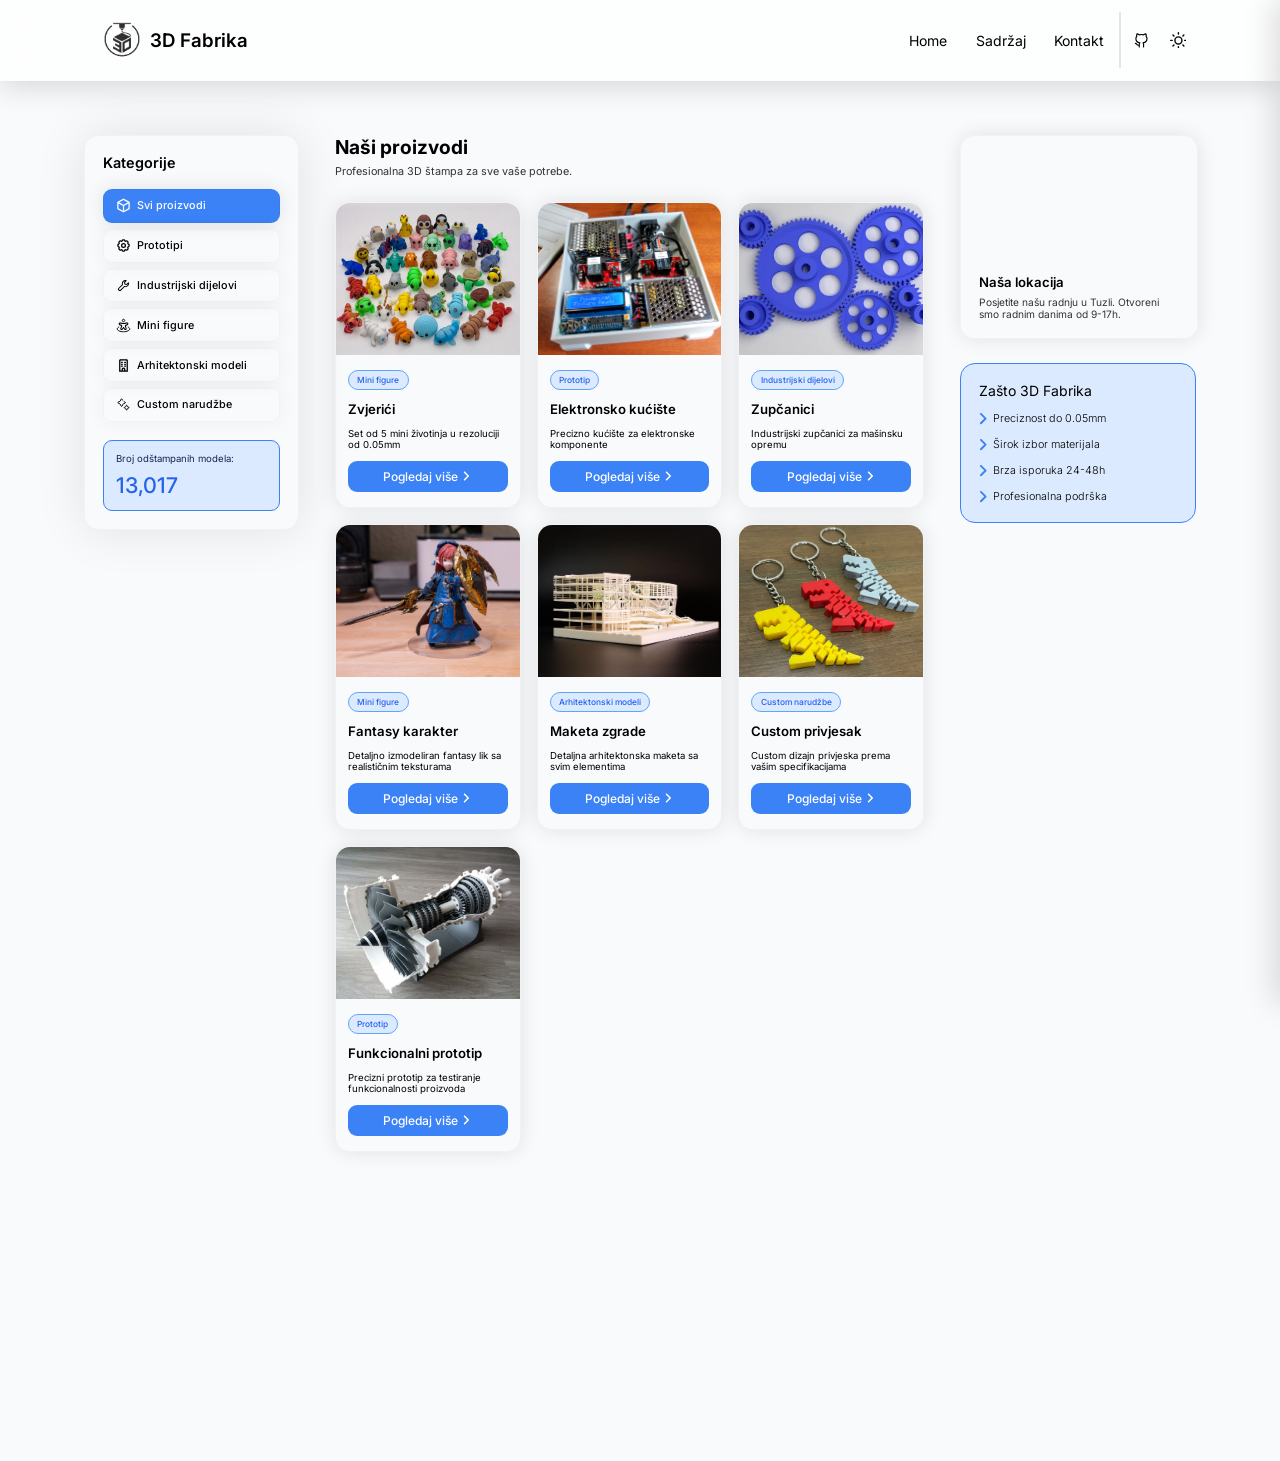
<file: index.html>
<!DOCTYPE html>
<html lang="bs">
<head>
    <meta charset="UTF-8">
    <meta name="viewport" content="width=device-width, initial-scale=1.0">
    <title>3D Fabrika</title>

    <link rel="shortcut icon" href="images/logo-small.ico" type="image/x-icon">
    <link rel="stylesheet" href="css/tptpstil.css">
    <script src="js/tptpskripte.js" defer></script>

    <link rel="manifest" href="manifest.json">
    <meta name="theme-color" content="#3B82F6">
</head>
<body>
    <div class="loader" id="loader">
        <div class="loader-spinner"></div>
    </div>

    <header>
        <div class="nav-logo">
            <img src="images/logo-dark.png" class="dark-logo-img" alt="LOGO" class="logo-img">
            <img src="images/logo-light.png" class="light-logo-img"alt="LOGO" class="logo-img">
            <div class="logo-txt">3D Fabrika</div>
        </div>
        <nav class="nav-main">
            <ul class="nav-links">
                <li class="nav-el"><a href="index.html" class="nav-link">Home</a></li>
                <li class="nav-el"><a href="sadrzaj.html" class="nav-link">Sadržaj</a></li></li>
                <li class="nav-el"><a href="kontakt.html" class="nav-link">Kontakt</a></li></li>
            </ul>
            <div class="nav-btns">
                <!--SVG PREUZETI SA INTERNETA-->
                <div class="nav-btn github-btn">
                    <a href="https://github.com/sekikkDev/Grupa46-TPTP-2026" target="_blank" class="github-link">
                        <svg viewBox="0 0 192 192" xmlns="http://www.w3.org/2000/svg" fill="none"><path stroke="currentColor" stroke-linecap="round" stroke-linejoin="round" stroke-width="13" d="M120.755 170c.03-4.669.059-20.874.059-27.29 0-9.272-3.167-15.339-6.719-18.41 22.051-2.464 45.201-10.863 45.201-49.067 0-10.855-3.824-19.735-10.175-26.683 1.017-2.516 4.413-12.63-.987-26.32 0 0-8.296-2.672-27.202 10.204-7.912-2.213-16.371-3.308-24.784-3.352-8.414.044-16.872 1.14-24.785 3.352C52.457 19.558 44.162 22.23 44.162 22.23c-5.4 13.69-2.004 23.804-.987 26.32C36.824 55.498 33 64.378 33 75.233c0 38.204 23.149 46.603 45.2 49.067-3.551 3.071-6.719 9.138-6.719 18.41 0 6.416.03 22.621.059 27.29M27 130c9.939.703 15.67 9.735 15.67 9.735 8.834 15.199 23.178 10.803 28.815 8.265"/></svg>
                    </a>
                </div>
                <div class="nav-btn mode-btn">
                    <label for="dark-mode-toggle" class="dark-mode-label">
                        <input type="checkbox" id="dark-mode-toggle">

                        <!--SVG DJELIMICNO PREUZET SA INTERNETA (MEDIN ZASLUZAN ZA OVO)-->
                        <svg viewBox="0 0 24 24" xmlns="http://www.w3.org/2000/svg">
                            <path class="moon-path" d="M21 12.79A9 9 0 1 1 11.21 3 7 7 0 0 0 21 12.79z"/>
                            <circle class="sun-circle" cx="12" cy="12" r="5"/>
                            <g class="sun-rays">
                                <line x1="12" y1="1" x2="12" y2="3"/>
                                <line x1="12" y1="21" x2="12" y2="23"/>
                                <line x1="4.22" y1="4.22" x2="5.64" y2="5.64"/>
                                <line x1="18.36" y1="18.36" x2="19.78" y2="19.78"/>
                                <line x1="1" y1="12" x2="3" y2="12"/>
                                <line x1="21" y1="12" x2="23" y2="12"/>
                                <line x1="4.22" y1="19.78" x2="5.64" y2="18.36"/>
                                <line x1="18.36" y1="5.64" x2="19.78" y2="4.22"/>
                            </g>
                        </svg>
                    </label>
                </div>
            </div>
        </nav>
        <div class="mobile-menu" id="mobile-menu">
            <ul class="mobile-links">
                <li><a href="index.html">Home</a></li>
                <li><a href="sadrzaj.html">Sadržaj</a></li>
                <li><a href="kontakt.html">Kontakt</a></li>
            </ul>
            <div class="nav-btns mobile-btns">
                <!--SVG PREUZETI SA INTERNETA-->
                <div class="nav-btn github-btn">
                    <a href="https://github.com/sekikkDev/Grupa46-TPTP-2026" target="_blank" class="github-link">
                        <svg viewBox="0 0 192 192" xmlns="http://www.w3.org/2000/svg" fill="none"><path stroke="currentColor" stroke-linecap="round" stroke-linejoin="round" stroke-width="15" d="M120.755 170c.03-4.669.059-20.874.059-27.29 0-9.272-3.167-15.339-6.719-18.41 22.051-2.464 45.201-10.863 45.201-49.067 0-10.855-3.824-19.735-10.175-26.683 1.017-2.516 4.413-12.63-.987-26.32 0 0-8.296-2.672-27.202 10.204-7.912-2.213-16.371-3.308-24.784-3.352-8.414.044-16.872 1.14-24.785 3.352C52.457 19.558 44.162 22.23 44.162 22.23c-5.4 13.69-2.004 23.804-.987 26.32C36.824 55.498 33 64.378 33 75.233c0 38.204 23.149 46.603 45.2 49.067-3.551 3.071-6.719 9.138-6.719 18.41 0 6.416.03 22.621.059 27.29M27 130c9.939.703 15.67 9.735 15.67 9.735 8.834 15.199 23.178 10.803 28.815 8.265"/></svg>
                    </a>
                </div>
                <div class="nav-btn mode-btn">
                    <label for="dark-mode-toggle" class="dark-mode-label">

                        <!--SVG DJELIMICNO PREUZET SA INTERNETA (MEDIN ZASLUZAN ZA OVO)-->
                        <svg viewBox="0 0 24 24" xmlns="http://www.w3.org/2000/svg">
                            <path class="moon-path" d="M21 12.79A9 9 0 1 1 11.21 3 7 7 0 0 0 21 12.79z"/>
                            <circle class="sun-circle" cx="12" cy="12" r="5"/>
                            <g class="sun-rays">
                                <line x1="12" y1="1" x2="12" y2="3"/>
                                <line x1="12" y1="21" x2="12" y2="23"/>
                                <line x1="4.22" y1="4.22" x2="5.64" y2="5.64"/>
                                <line x1="18.36" y1="18.36" x2="19.78" y2="19.78"/>
                                <line x1="1" y1="12" x2="3" y2="12"/>
                                <line x1="21" y1="12" x2="23" y2="12"/>
                                <line x1="4.22" y1="19.78" x2="5.64" y2="18.36"/>
                                <line x1="18.36" y1="5.64" x2="19.78" y2="4.22"/>
                            </g>
                        </svg>
                    </label>
                </div>
            </div>
        </div>
        <button class="hamburger" id="hamburger" aria-label="Otvori meni">
            <span></span>
            <span></span>
            <span></span>
        </button>
        <div class="mobile-overlay" id="mobile-overlay"></div>
    </header>
    <section id="content">
        <nav class="side-filter">
            <h2 class="filter-name">Kategorije</h2>
            <ul id="filter">
                <li class="filter-item active" data-filter="all" tabindex="0">
                    <div class="filter-icon">
                        <svg viewBox="0 0 24 24" fill="none" xmlns="http://www.w3.org/2000/svg">
                            <path fill-rule="evenodd" clip-rule="evenodd" d="M11.5144 1.12584C11.8164 0.958052 12.1836 0.958052 12.4856 1.12584L21.4845 6.12522C21.4921 6.12942 21.4996 6.13372 21.5071 6.13813C21.8125 6.31781 22 6.64568 22 7V17C22 17.3632 21.8031 17.6978 21.4856 17.8742L12.4856 22.8742C12.1791 23.0445 11.8059 23.0416 11.5022 22.8673L2.51436 17.874C2.19689 17.6977 2 17.3631 2 16.9999V7C2 6.64568 2.18749 6.3177 2.49287 6.13802L2.5073 6.13784L2.51436 6.12584L11.5144 1.12584ZM12.0001 10.856L5.05923 6.99995L12 3.14396L18.9409 7L12.0001 10.856ZM4 8.69951V16.4115L11 20.3004V12.5884L4 8.69951ZM13 12.5884V20.3005L20 16.4116V8.69951L13 12.5884Z" fill="currentColor"/>
                        </svg>
                    </div>
                    <p class="filter-txt">Svi proizvodi</p>
                </li>
                <li class="filter-item" data-filter="prototype" tabindex="0">
                    <div class="filter-icon">
                        <svg viewBox="0 0 24 24" fill="none" xmlns="http://www.w3.org/2000/svg">
                            <path d="M15 12C15 13.6569 13.6569 15 12 15C10.3431 15 9 13.6569 9 12C9 10.3431 10.3431 9 12 9C13.6569 9 15 10.3431 15 12Z" stroke="currentColor" stroke-width="2" stroke-linecap="round" stroke-linejoin="round"/>
                            <path d="M12.9046 3.06005C12.6988 3 12.4659 3 12 3C11.5341 3 11.3012 3 11.0954 3.06005C10.7942 3.14794 10.5281 3.32808 10.3346 3.57511C10.2024 3.74388 10.1159 3.96016 9.94291 4.39272C9.69419 5.01452 9.00393 5.33471 8.36857 5.123L7.79779 4.93281C7.3929 4.79785 7.19045 4.73036 6.99196 4.7188C6.70039 4.70181 6.4102 4.77032 6.15701 4.9159C5.98465 5.01501 5.83376 5.16591 5.53197 5.4677C5.21122 5.78845 5.05084 5.94882 4.94896 6.13189C4.79927 6.40084 4.73595 6.70934 4.76759 7.01551C4.78912 7.2239 4.87335 7.43449 5.04182 7.85566C5.30565 8.51523 5.05184 9.26878 4.44272 9.63433L4.16521 9.80087C3.74031 10.0558 3.52786 10.1833 3.37354 10.3588C3.23698 10.5141 3.13401 10.696 3.07109 10.893C3 11.1156 3 11.3658 3 11.8663C3 12.4589 3 12.7551 3.09462 13.0088C3.17823 13.2329 3.31422 13.4337 3.49124 13.5946C3.69158 13.7766 3.96395 13.8856 4.50866 14.1035C5.06534 14.3261 5.35196 14.9441 5.16236 15.5129L4.94721 16.1584C4.79819 16.6054 4.72367 16.829 4.7169 17.0486C4.70875 17.3127 4.77049 17.5742 4.89587 17.8067C5.00015 18.0002 5.16678 18.1668 5.5 18.5C5.83323 18.8332 5.99985 18.9998 6.19325 19.1041C6.4258 19.2295 6.68733 19.2913 6.9514 19.2831C7.17102 19.2763 7.39456 19.2018 7.84164 19.0528L8.36862 18.8771C9.00393 18.6654 9.6942 18.9855 9.94291 19.6073C10.1159 20.0398 10.2024 20.2561 10.3346 20.4249C10.5281 20.6719 10.7942 20.8521 11.0954 20.94C11.3012 21 11.5341 21 12 21C12.4659 21 12.6988 21 12.9046 20.94C13.2058 20.8521 13.4719 20.6719 13.6654 20.4249C13.7976 20.2561 13.8841 20.0398 14.0571 19.6073C14.3058 18.9855 14.9961 18.6654 15.6313 18.8773L16.1579 19.0529C16.605 19.2019 16.8286 19.2764 17.0482 19.2832C17.3123 19.2913 17.5738 19.2296 17.8063 19.1042C17.9997 18.9999 18.1664 18.8333 18.4996 18.5001C18.8328 18.1669 18.9994 18.0002 19.1037 17.8068C19.2291 17.5743 19.2908 17.3127 19.2827 17.0487C19.2759 16.8291 19.2014 16.6055 19.0524 16.1584L18.8374 15.5134C18.6477 14.9444 18.9344 14.3262 19.4913 14.1035C20.036 13.8856 20.3084 13.7766 20.5088 13.5946C20.6858 13.4337 20.8218 13.2329 20.9054 13.0088C21 12.7551 21 12.4589 21 11.8663C21 11.3658 21 11.1156 20.9289 10.893C20.866 10.696 20.763 10.5141 20.6265 10.3588C20.4721 10.1833 20.2597 10.0558 19.8348 9.80087L19.5569 9.63416C18.9478 9.26867 18.6939 8.51514 18.9578 7.85558C19.1262 7.43443 19.2105 7.22383 19.232 7.01543C19.2636 6.70926 19.2003 6.40077 19.0506 6.13181C18.9487 5.94875 18.7884 5.78837 18.4676 5.46762C18.1658 5.16584 18.0149 5.01494 17.8426 4.91583C17.5894 4.77024 17.2992 4.70174 17.0076 4.71872C16.8091 4.73029 16.6067 4.79777 16.2018 4.93273L15.6314 5.12287C14.9961 5.33464 14.3058 5.0145 14.0571 4.39272C13.8841 3.96016 13.7976 3.74388 13.6654 3.57511C13.4719 3.32808 13.2058 3.14794 12.9046 3.06005Z" stroke="currentColor" stroke-width="2" stroke-linecap="round" stroke-linejoin="round"/>
                        </svg>
                    </div>
                    <p class="filter-txt">Prototipi</p>
                </li>
                <li class="filter-item" data-filter="industry" tabindex="0">
                    <div class="filter-icon">
                        <svg viewBox="0 0 24 24" fill="none" xmlns="http://www.w3.org/2000/svg">
                            <path d="M6.12 20.75C5.36 20.75 4.64 20.45 4.09 19.91C2.97 18.79 2.97 16.98 4.09 15.86L9.6 10.35C9.1 8.40997 9.64 6.31997 11.06 4.89997C12.49 3.46997 14.59 2.90997 16.54 3.43997C16.8 3.50997 17 3.70997 17.07 3.96997C17.14 4.22997 17.07 4.49997 16.88 4.68997L14.43 7.13997L14.95 9.04997L16.86 9.56997L19.31 7.11997C19.5 6.92997 19.78 6.85997 20.03 6.92997C20.29 6.99997 20.49 7.19997 20.56 7.45997C21.09 9.40997 20.54 11.51 19.1 12.94C17.68 14.36 15.59 14.9 13.65 14.4L8.14 19.91C7.6 20.45 6.88 20.75 6.12 20.75ZM14.68 4.76997C13.72 4.84997 12.81 5.26997 12.11 5.96997C10.97 7.10997 10.6 8.77997 11.15 10.32C11.25 10.59 11.18 10.9 10.97 11.1L5.14 16.93C4.61 17.46 4.61 18.33 5.14 18.86C5.4 19.12 5.74 19.26 6.11 19.26C6.47 19.26 6.82 19.12 7.07 18.86L12.9 13.03C13.11 12.82 13.41 12.76 13.68 12.85C15.22 13.39 16.89 13.03 18.03 11.89C18.73 11.19 19.14 10.28 19.23 9.31997L17.6 10.95C17.41 11.14 17.13 11.21 16.87 11.14L14.13 10.39C13.87 10.32 13.67 10.12 13.6 9.85997L12.85 7.11997C12.78 6.85997 12.85 6.57997 13.04 6.38997L14.67 4.75997L14.68 4.76997Z" fill="currentColor"/>
                        </svg>
                    </div>
                    <p class="filter-txt">Industrijski dijelovi</p>
                </li>
                <li class="filter-item" data-filter="minifig" tabindex="0">
                    <div class="filter-icon">
                        <svg viewBox="0 0 24 24" fill="none" xmlns="http://www.w3.org/2000/svg">
                            <path d="M14 4C14 5.10457 13.1046 6 12 6C10.8954 6 10 5.10457 10 4C10 2.89543 10.8954 2 12 2C13.1046 2 14 2.89543 14 4Z" stroke="currentColor" stroke-width="1.5"/>
                            <path d="M6.04779 10.849L6.28497 10.1375H6.28497L6.04779 10.849ZM8.22309 11.5741L7.98592 12.2856H7.98592L8.22309 11.5741ZM9.01682 13.256L8.31681 12.9868H8.31681L9.01682 13.256ZM7.77003 16.4977L8.47004 16.7669H8.47004L7.77003 16.4977ZM17.9522 10.849L17.715 10.1375H17.715L17.9522 10.849ZM15.7769 11.5741L16.0141 12.2856H16.0141L15.7769 11.5741ZM14.9832 13.256L15.6832 12.9868L14.9832 13.256ZM16.23 16.4977L15.53 16.7669L16.23 16.4977ZM10.4242 17.7574L11.0754 18.1295L10.4242 17.7574ZM12 14.9997L12.6512 14.6276C12.5177 14.394 12.2691 14.2497 12 14.2497C11.7309 14.2497 11.4823 14.394 11.3488 14.6276L12 14.9997ZM17.1465 7.8969L16.9894 7.16355L17.1465 7.8969ZM15.249 8.30353L15.4061 9.03688V9.03688L15.249 8.30353ZM8.75102 8.30353L8.90817 7.57018V7.57018L8.75102 8.30353ZM6.85345 7.89691L6.69631 8.63026L6.85345 7.89691ZM13.5758 17.7574L12.9246 18.1295V18.1295L13.5758 17.7574ZM15.0384 8.34826L14.8865 7.61381L14.8865 7.61381L15.0384 8.34826ZM8.96161 8.34826L8.80969 9.08272L8.80969 9.08272L8.96161 8.34826ZM15.2837 11.7666L15.6777 12.4048L15.2837 11.7666ZM14.8182 12.753L15.5613 12.6514V12.6514L14.8182 12.753ZM8.71625 11.7666L8.3223 12.4048H8.3223L8.71625 11.7666ZM9.18177 12.753L9.92485 12.8546V12.8546L9.18177 12.753ZM5.81062 11.5605L7.98592 12.2856L8.46026 10.8626L6.28497 10.1375L5.81062 11.5605ZM8.31681 12.9868L7.07002 16.2284L8.47004 16.7669L9.71683 13.5252L8.31681 12.9868ZM17.715 10.1375L15.5397 10.8626L16.0141 12.2856L18.1894 11.5605L17.715 10.1375ZM14.2832 13.5252L15.53 16.7669L16.93 16.2284L15.6832 12.9868L14.2832 13.5252ZM11.0754 18.1295L12.6512 15.3718L11.3488 14.6276L9.77299 17.3853L11.0754 18.1295ZM16.9894 7.16355L15.0918 7.57017L15.4061 9.03688L17.3037 8.63026L16.9894 7.16355ZM8.90817 7.57018L7.0106 7.16355L6.69631 8.63026L8.59387 9.03688L8.90817 7.57018ZM11.3488 15.3718L12.9246 18.1295L14.227 17.3853L12.6512 14.6276L11.3488 15.3718ZM15.0918 7.57017C14.9853 7.593 14.9356 7.60366 14.8865 7.61381L15.1903 9.08272C15.2458 9.07123 15.3016 9.05928 15.4061 9.03688L15.0918 7.57017ZM8.59387 9.03688C8.6984 9.05928 8.75416 9.07123 8.80969 9.08272L9.11353 7.61381C9.06443 7.60366 9.01468 7.593 8.90817 7.57018L8.59387 9.03688ZM14.8865 7.61381C12.9823 8.00768 11.0177 8.00768 9.11353 7.61381L8.80969 9.08272C10.9143 9.51805 13.0857 9.51805 15.1903 9.08272L14.8865 7.61381ZM9.14506 19.2497C9.94287 19.2497 10.6795 18.8222 11.0754 18.1295L9.77299 17.3853C9.64422 17.6107 9.40459 17.7497 9.14506 17.7497V19.2497ZM15.53 16.7669C15.7122 17.2406 15.3625 17.7497 14.8549 17.7497V19.2497C16.4152 19.2497 17.4901 17.6846 16.93 16.2284L15.53 16.7669ZM15.5397 10.8626C15.3178 10.9366 15.0816 11.01 14.8898 11.1283L15.6777 12.4048C15.6688 12.4102 15.6763 12.4037 15.7342 12.3818C15.795 12.3588 15.877 12.3313 16.0141 12.2856L15.5397 10.8626ZM15.6832 12.9868C15.6313 12.8519 15.6004 12.7711 15.5795 12.7095C15.5596 12.651 15.5599 12.6411 15.5613 12.6514L14.0751 12.8546C14.1057 13.0779 14.1992 13.3069 14.2832 13.5252L15.6832 12.9868ZM14.8898 11.1283C14.3007 11.492 13.9814 12.1687 14.0751 12.8546L15.5613 12.6514C15.5479 12.5534 15.5935 12.4567 15.6777 12.4048L14.8898 11.1283ZM18.25 9.39526C18.25 9.73202 18.0345 10.031 17.715 10.1375L18.1894 11.5605C19.1214 11.2499 19.75 10.3777 19.75 9.39526H18.25ZM7.07002 16.2284C6.50994 17.6846 7.58484 19.2497 9.14506 19.2497V17.7497C8.63751 17.7497 8.28784 17.2406 8.47004 16.7669L7.07002 16.2284ZM7.98592 12.2856C8.12301 12.3313 8.20501 12.3588 8.26583 12.3818C8.32371 12.4037 8.33115 12.4102 8.3223 12.4048L9.1102 11.1283C8.91842 11.01 8.68219 10.9366 8.46026 10.8626L7.98592 12.2856ZM9.71683 13.5252C9.80081 13.3069 9.89432 13.0779 9.92485 12.8546L8.43868 12.6514C8.44009 12.6411 8.4404 12.6509 8.42051 12.7095C8.3996 12.7711 8.36869 12.8519 8.31681 12.9868L9.71683 13.5252ZM8.3223 12.4048C8.40646 12.4567 8.45208 12.5534 8.43868 12.6514L9.92485 12.8546C10.0186 12.1687 9.69929 11.492 9.1102 11.1283L8.3223 12.4048ZM4.25 9.39526C4.25 10.3777 4.87863 11.2499 5.81062 11.5605L6.28497 10.1375C5.96549 10.031 5.75 9.73202 5.75 9.39526H4.25ZM5.75 9.39526C5.75 8.89717 6.20927 8.52589 6.69631 8.63026L7.0106 7.16355C5.58979 6.8591 4.25 7.9422 4.25 9.39526H5.75ZM12.9246 18.1295C13.3205 18.8222 14.0571 19.2497 14.8549 19.2497V17.7497C14.5954 17.7497 14.3558 17.6107 14.227 17.3853L12.9246 18.1295ZM19.75 9.39526C19.75 7.9422 18.4102 6.85909 16.9894 7.16355L17.3037 8.63026C17.7907 8.52589 18.25 8.89717 18.25 9.39526H19.75Z" fill="currentColor"/>
                            <path d="M19.4537 14.5C21.0372 15.2961 22 16.3475 22 17.5C22 19.9853 17.5228 22 12 22C6.47715 22 2 19.9853 2 17.5C2 16.3475 2.96285 15.2961 4.54631 14.5" stroke="currentColor" stroke-width="1.5" stroke-linecap="round"/>
                        </svg>
                    </div>
                    <p class="filter-txt">Mini figure</p>
                </li>
                <li class="filter-item" data-filter="arcmodel" tabindex="0">
                    <div class="filter-icon">
                        <svg viewBox="0 0 24 24" fill="none" xmlns="http://www.w3.org/2000/svg">
                            <path d="M18 21V22C18.5523 22 19 21.5523 19 21H18ZM6 21H5C5 21.5523 5.44772 22 6 22V21ZM17.454 3.10899L17 4L17.454 3.10899ZM17.891 3.54601L17 4L17.891 3.54601ZM6.54601 3.10899L7 4L6.54601 3.10899ZM6.10899 3.54601L7 4L6.10899 3.54601ZM9 6C8.44772 6 8 6.44772 8 7C8 7.55228 8.44772 8 9 8V6ZM10 8C10.5523 8 11 7.55228 11 7C11 6.44772 10.5523 6 10 6V8ZM9 9C8.44772 9 8 9.44772 8 10C8 10.5523 8.44772 11 9 11V9ZM10 11C10.5523 11 11 10.5523 11 10C11 9.44772 10.5523 9 10 9V11ZM14 9C13.4477 9 13 9.44772 13 10C13 10.5523 13.4477 11 14 11V9ZM15 11C15.5523 11 16 10.5523 16 10C16 9.44772 15.5523 9 15 9V11ZM14 12C13.4477 12 13 12.4477 13 13C13 13.5523 13.4477 14 14 14V12ZM15 14C15.5523 14 16 13.5523 16 13C16 12.4477 15.5523 12 15 12V14ZM9 12C8.44772 12 8 12.4477 8 13C8 13.5523 8.44772 14 9 14V12ZM10 14C10.5523 14 11 13.5523 11 13C11 12.4477 10.5523 12 10 12V14ZM14 6C13.4477 6 13 6.44772 13 7C13 7.55228 13.4477 8 14 8V6ZM15 8C15.5523 8 16 7.55228 16 7C16 6.44772 15.5523 6 15 6V8ZM7.6 4H16.4V2H7.6V4ZM17 4.6V21H19V4.6H17ZM18 20H6V22H18V20ZM7 21V4.6H5V21H7ZM16.4 4C16.6965 4 16.8588 4.00078 16.9754 4.0103C17.0803 4.01887 17.0575 4.0293 17 4L17.908 2.21799C17.6366 2.07969 17.3668 2.03562 17.1382 2.01695C16.9213 1.99922 16.6635 2 16.4 2V4ZM19 4.6C19 4.33647 19.0008 4.07869 18.9831 3.86177C18.9644 3.63318 18.9203 3.36344 18.782 3.09202L17 4C16.9707 3.94249 16.9811 3.91972 16.9897 4.02463C16.9992 4.14122 17 4.30347 17 4.6H19ZM17 4L18.782 3.09202C18.5903 2.7157 18.2843 2.40973 17.908 2.21799L17 4ZM7.6 2C7.33647 2 7.07869 1.99922 6.86177 2.01695C6.63318 2.03562 6.36344 2.07969 6.09202 2.21799L7 4C6.94249 4.0293 6.91972 4.01887 7.02463 4.0103C7.14122 4.00078 7.30347 4 7.6 4V2ZM7 4.6C7 4.30347 7.00078 4.14122 7.0103 4.02463C7.01887 3.91972 7.0293 3.94249 7 4L5.21799 3.09202C5.07969 3.36344 5.03562 3.63318 5.01695 3.86177C4.99922 4.07869 5 4.33647 5 4.6H7ZM6.09202 2.21799C5.71569 2.40973 5.40973 2.71569 5.21799 3.09202L7 4L6.09202 2.21799ZM9 8H10V6H9V8ZM9 11H10V9H9V11ZM14 11H15V9H14V11ZM14 14H15V12H14V14ZM9 14H10V12H9V14ZM14 8H15V6H14V8ZM13 18V21H15V18H13ZM11 21V18H9V21H11ZM12 17C12.5523 17 13 17.4477 13 18H15C15 16.3431 13.6569 15 12 15V17ZM12 15C10.3431 15 9 16.3431 9 18H11C11 17.4477 11.4477 17 12 17V15Z" fill="currentColor"/>
                        </svg>              
                    </div>
                    <p class="filter-txt">Arhitektonski modeli</p>
                </li>
                <li class="filter-item" data-filter="custom" tabindex="0">
                    <div class="filter-icon">
                        <svg viewBox="0 0 24 24" fill="none" xmlns="http://www.w3.org/2000/svg">
                            <path d="M10.5026 5.01692L9.96661 3.65785C9.62068 2.78072 8.37933 2.78072 8.03339 3.65784L6.96137 6.37599C6.85576 6.64378 6.64378 6.85575 6.37599 6.96137L3.65785 8.03339C2.78072 8.37932 2.78072 9.62067 3.65784 9.96661L6.37599 11.0386C6.64378 11.1442 6.85575 11.3562 6.96137 11.624L8.03339 14.3422C8.37932 15.2193 9.62067 15.2193 9.96661 14.3422L11.0386 11.624C11.1442 11.3562 11.3562 11.1442 11.624 11.0386L14.3422 9.96661C15.2193 9.62068 15.2193 8.37933 14.3422 8.03339L12.9831 7.49738" stroke="currentColor" stroke-width="1.5" stroke-linecap="round"/>
                            <path d="M16.4885 13.3481C16.6715 12.884 17.3285 12.884 17.5115 13.3481L18.3121 15.3781C18.368 15.5198 18.4802 15.632 18.6219 15.6879L20.6519 16.4885C21.116 16.6715 21.116 17.3285 20.6519 17.5115L18.6219 18.3121C18.4802 18.368 18.368 18.4802 18.3121 18.6219L17.5115 20.6519C17.3285 21.116 16.6715 21.116 16.4885 20.6519L15.6879 18.6219C15.632 18.4802 15.5198 18.368 15.3781 18.3121L13.3481 17.5115C12.884 17.3285 12.884 16.6715 13.3481 16.4885L15.3781 15.6879C15.5198 15.632 15.632 15.5198 15.6879 15.3781L16.4885 13.3481Z" stroke="currentColor" stroke-width="1.5"/>
                        </svg>
                    </div>
                    <p class="filter-txt">Custom narudžbe</p>
                </li>
            </ul>
            <div id="counter">
                <p class="counter-txt">Broj odštampanih modela:</p>
                <h2 id="counterNum">0</h2>
            </div>
        </nav>
        <main class="cards">
            <h2 class="title">Naši proizvodi</h2>
            <p class="desc">Profesionalna 3D štampa za sve vaše potrebe.</p>

            <div id="cards">

                <!-- Kartica komentirana, jer se kartice prave dinamicki -->

                <!-- <div class="card">
                    <img src="images/zvjerici.jpg" alt="Zvjerici 3D" class="card-img">
                    <div class="card-content">
                        <h6 class="card-type">Mini figure</h6>
                        <h5 class="card-name">Zvjerići</h5>
                        <p class="card-desc">Set od 5 mini životinja u rezoluciji od 0.05mm</p>
                        <button class="card-btn">
                            Pogledaj više
                            <svg xmlns="http://www.w3.org/2000/svg" viewBox="0 0 256 512">
                                <path d="M247.1 233.4c12.5 12.5 12.5 32.8 0 45.3l-160 160c-12.5 12.5-32.8 12.5-45.3 0s-12.5-32.8 0-45.3L179.2 256 41.9 118.6c-12.5-12.5-12.5-32.8 0-45.3s32.8-12.5 45.3 0l160 160z"/>
                            </svg>
                        </button>
                    </div>
                </div> -->
            </div>
        </main>
        <aside id="aside">
            <div class="loc">
                <div class="gmap">
                    <iframe  src="https://www.google.com/maps/embed?pb=!1m14!1m12!1m3!1d505.9288100770361!2d18.696013759188844!3d44.530534795416955!2m3!1f0!2f0!3f0!3m2!1i1024!2i768!4f13.1!5e1!3m2!1sen!2sba!4v1777854623022!5m2!1sen!2sba"style="border:0;" allowfullscreen="" loading="lazy" referrerpolicy="no-referrer-when-downgrade"></iframe> 
                </div>
                <div class="loc-txt-holder">
                    <h5 class="loc-txt">Naša lokacija</h5>
                    <p class="loc-desc">Posjetite našu radnju u Tuzli. Otvoreni smo radnim danima od 9-17h.</p>
                </div>
            </div>
            <div class="faq">
                <h3 class="why">Zašto 3D Fabrika</h3>
                <ul class="faq-items">
                    <li class="faq-item">
                        <svg xmlns="http://www.w3.org/2000/svg" viewBox="0 0 256 512">
                            <path d="M247.1 233.4c12.5 12.5 12.5 32.8 0 45.3l-160 160c-12.5 12.5-32.8 12.5-45.3 0s-12.5-32.8 0-45.3L179.2 256 41.9 118.6c-12.5-12.5-12.5-32.8 0-45.3s32.8-12.5 45.3 0l160 160z"/>
                        </svg>
                        <p class="faq-txt">Preciznost do 0.05mm</p>
                    </li>
                    <li class="faq-item">
                        <svg xmlns="http://www.w3.org/2000/svg" viewBox="0 0 256 512">
                            <path d="M247.1 233.4c12.5 12.5 12.5 32.8 0 45.3l-160 160c-12.5 12.5-32.8 12.5-45.3 0s-12.5-32.8 0-45.3L179.2 256 41.9 118.6c-12.5-12.5-12.5-32.8 0-45.3s32.8-12.5 45.3 0l160 160z"/>
                        </svg>                        
                        <p class="faq-txt">Širok izbor materijala</p>
                    </li>
                    <li class="faq-item">
                        <svg xmlns="http://www.w3.org/2000/svg" viewBox="0 0 256 512">
                            <path d="M247.1 233.4c12.5 12.5 12.5 32.8 0 45.3l-160 160c-12.5 12.5-32.8 12.5-45.3 0s-12.5-32.8 0-45.3L179.2 256 41.9 118.6c-12.5-12.5-12.5-32.8 0-45.3s32.8-12.5 45.3 0l160 160z"/>
                        </svg>
                        <p class="faq-txt">Brza isporuka 24-48h</p>
                    </li>
                    <li class="faq-item">
                        <svg xmlns="http://www.w3.org/2000/svg" viewBox="0 0 256 512">
                            <path d="M247.1 233.4c12.5 12.5 12.5 32.8 0 45.3l-160 160c-12.5 12.5-32.8 12.5-45.3 0s-12.5-32.8 0-45.3L179.2 256 41.9 118.6c-12.5-12.5-12.5-32.8 0-45.3s32.8-12.5 45.3 0l160 160z"/>
                        </svg>
                        <p class="faq-txt">Profesionalna podrška</p>
                    </li>
                </ul>
            </div>
        </aside>
    </section>
    <footer id="footer">
        <div class="footer-main">
            <div class="footer-col">
                <h4>Tim</h4>
                <p>Medin Šećić</p>
                <p>Medina Mustafić</p>
                <p>Mario Kovačević</p>
            </div>
            <div class="footer-col">
                <h4>Kontakt</h4>
                <p>info@3dfabrika.com</p>
                <p>+387 61 123 456</p>
            </div>
            <div class="footer-col">
                <h4>Pratite nas</h4>
                <div class="social-links">
                    <a href="#" class="social-btn">
                        <svg viewBox="0 0 24 24" xmlns="http://www.w3.org/2000/svg">
                            <path fill="currentColor" d="M12 2.163c3.204 0 3.584.012 4.85.07 3.252.148 4.771 1.691 4.919 4.919.058 1.265.069 1.645.069 4.849 0 3.205-.012 3.584-.069 4.849-.149 3.225-1.664 4.771-4.919 4.919-1.266.058-1.644.07-4.85.07-3.204 0-3.584-.012-4.849-.07-3.26-.149-4.771-1.699-4.919-4.92-.058-1.265-.07-1.644-.07-4.849 0-3.204.013-3.583.07-4.849.149-3.227 1.664-4.771 4.919-4.919 1.266-.057 1.645-.069 4.849-.069zm0-2.163c-3.259 0-3.667.014-4.947.072-4.358.2-6.78 2.618-6.98 6.98-.059 1.281-.073 1.689-.073 4.948 0 3.259.014 3.668.072 4.948.2 4.358 2.618 6.78 6.98 6.98 1.281.058 1.689.072 4.948.072 3.259 0 3.668-.014 4.948-.072 4.354-.2 6.782-2.618 6.979-6.98.059-1.28.073-1.689.073-4.948 0-3.259-.014-3.667-.072-4.947-.196-4.354-2.617-6.78-6.979-6.98-1.281-.059-1.69-.073-4.949-.073zm0 5.838c-3.403 0-6.162 2.759-6.162 6.162s2.759 6.163 6.162 6.163 6.162-2.759 6.162-6.163c0-3.403-2.759-6.162-6.162-6.162zm0 10.162c-2.209 0-4-1.79-4-4 0-2.209 1.791-4 4-4s4 1.791 4 4c0 2.21-1.791 4-4 4zm6.406-11.845c-.796 0-1.441.645-1.441 1.44s.645 1.44 1.441 1.44c.795 0 1.439-.645 1.439-1.44s-.644-1.44-1.439-1.44z"/>
                        </svg>
                    </a>
                    <a href="#" class="social-btn">
                        <svg viewBox="0 0 24 24" xmlns="http://www.w3.org/2000/svg">
                            <path fill="currentColor" d="M24 12.073c0-6.627-5.373-12-12-12s-12 5.373-12 12c0 5.99 4.388 10.954 10.125 11.854v-8.385H7.078v-3.47h3.047V9.43c0-3.007 1.792-4.669 4.533-4.669 1.312 0 2.686.235 2.686.235v2.953H15.83c-1.491 0-1.956.925-1.956 1.874v2.25h3.328l-.532 3.47h-2.796v8.385C19.612 23.027 24 18.062 24 12.073z"/>
                        </svg>
                    </a>
                    <a href="" class="social-btn">
                        <svg viewBox="0 0 24 24" xmlns="http://www.w3.org/2000/svg">
                            <path fill="currentColor" d="M20.447 20.452h-3.554v-5.569c0-1.328-.027-3.037-1.852-3.037-1.853 0-2.136 1.445-2.136 2.939v5.667H9.351V9h3.414v1.561h.046c.477-.9 1.637-1.85 3.37-1.85 3.601 0 4.267 2.37 4.267 5.455v6.286zM5.337 7.433c-1.144 0-2.063-.926-2.063-2.065 0-1.138.92-2.063 2.063-2.063 1.14 0 2.064.925 2.064 2.063 0 1.139-.925 2.065-2.064 2.065zm1.782 13.019H3.555V9h3.564v11.452zM22.225 0H1.771C.792 0 0 .774 0 1.729v20.542C0 23.227.792 24 1.771 24h20.451C23.2 24 24 23.227 24 22.271V1.729C24 .774 23.2 0 22.222 0h.003z"/>
                        </svg>
                    </a>
                </div>
            </div>
        </div>
        <div class="footer-bottom">
            <p>© 2026 3D Fabrika. Sva prava zadržana.</p>
        </div>
    </footer>
</body>
</html>
</file>
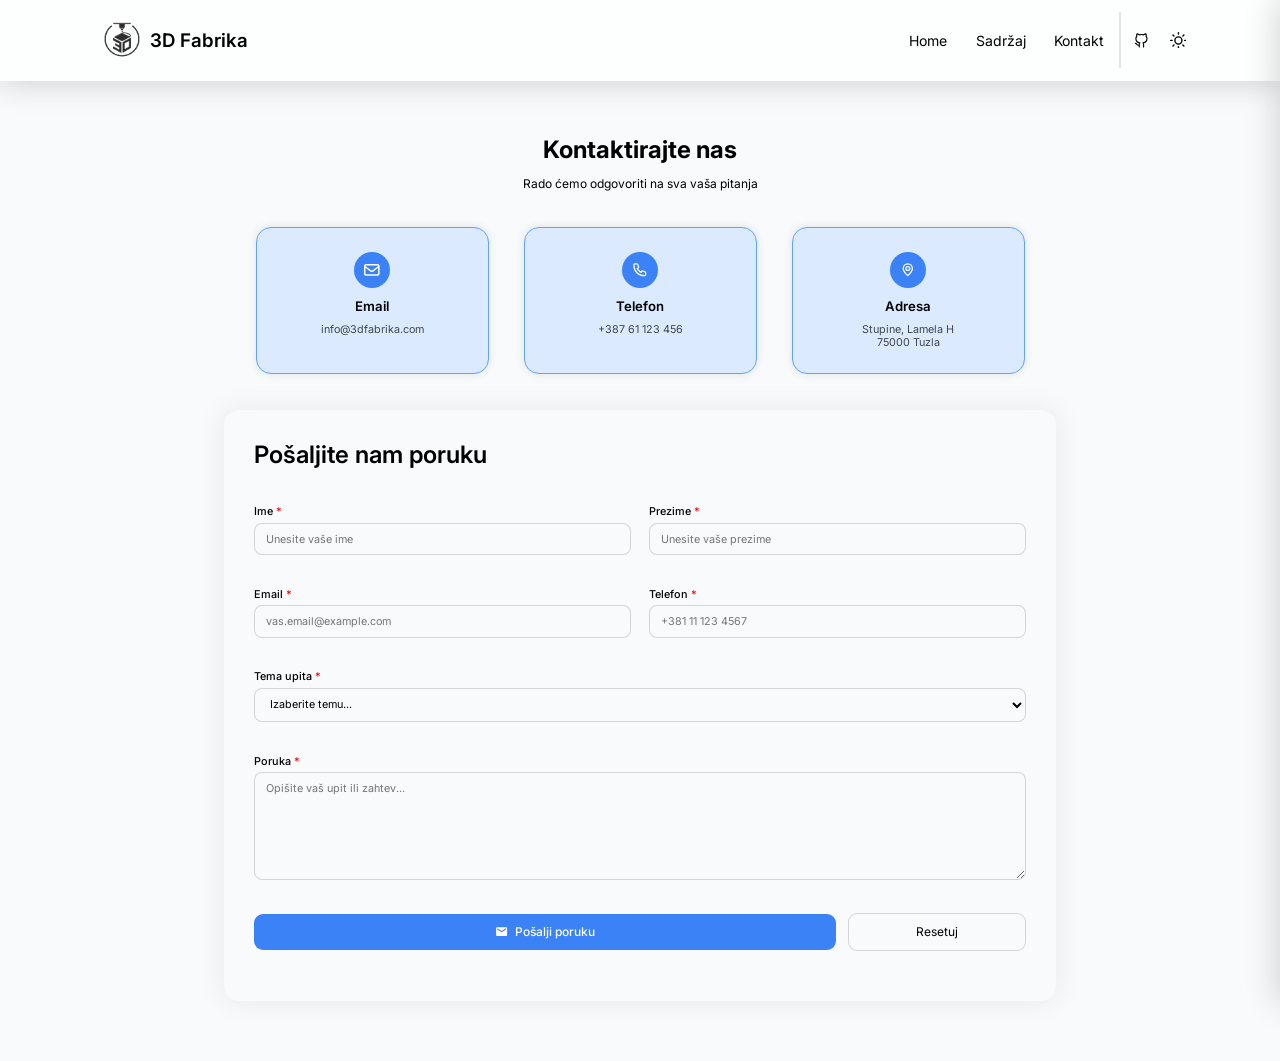
<file: kontakt.html>
<!DOCTYPE html>
<html lang="bs">
<head>
    <meta charset="UTF-8">
    <meta name="viewport" content="width=device-width, initial-scale=1.0">
    <title>3D Fabrika</title>

    <link rel="shortcut icon" href="images/logo-small.ico" type="image/x-icon">
    <link rel="stylesheet" href="css/tptpstil.css">
    <script src="js/tptpskripte.js" defer></script>

    <link rel="manifest" href="manifest.json">
    <meta name="theme-color" content="#3B82F6">
</head>
<body>
    <div class="loader" id="loader">
        <div class="loader-spinner"></div>
    </div>
    <header>
        <div class="nav-logo">
            <img src="images/logo-dark.png" class="dark-logo-img" alt="LOGO" class="logo-img">
            <img src="images/logo-light.png" class="light-logo-img"alt="LOGO" class="logo-img">
            <div class="logo-txt">3D Fabrika</div>
        </div>
        <nav class="nav-main">
            <ul class="nav-links">
                <li class="nav-el"><a href="index.html" class="nav-link">Home</a></li>
                <li class="nav-el"><a href="sadrzaj.html" class="nav-link">Sadržaj</a></li></li>
                <li class="nav-el"><a href="kontakt.html" class="nav-link">Kontakt</a></li></li>
            </ul>
            <div class="nav-btns">
                <!--SVG PREUZETI SA INTERNETA-->
                <div class="nav-btn github-btn">
                    <a href="https://github.com/sekikkDev/Grupa46-TPTP-2026" target="_blank" class="github-link">
                        <svg viewBox="0 0 192 192" xmlns="http://www.w3.org/2000/svg" fill="none"><path stroke="currentColor" stroke-linecap="round" stroke-linejoin="round" stroke-width="13" d="M120.755 170c.03-4.669.059-20.874.059-27.29 0-9.272-3.167-15.339-6.719-18.41 22.051-2.464 45.201-10.863 45.201-49.067 0-10.855-3.824-19.735-10.175-26.683 1.017-2.516 4.413-12.63-.987-26.32 0 0-8.296-2.672-27.202 10.204-7.912-2.213-16.371-3.308-24.784-3.352-8.414.044-16.872 1.14-24.785 3.352C52.457 19.558 44.162 22.23 44.162 22.23c-5.4 13.69-2.004 23.804-.987 26.32C36.824 55.498 33 64.378 33 75.233c0 38.204 23.149 46.603 45.2 49.067-3.551 3.071-6.719 9.138-6.719 18.41 0 6.416.03 22.621.059 27.29M27 130c9.939.703 15.67 9.735 15.67 9.735 8.834 15.199 23.178 10.803 28.815 8.265"/></svg>
                    </a>
                </div>
                <div class="nav-btn mode-btn">
                    <label for="dark-mode-toggle" class="dark-mode-label">
                        <input type="checkbox" id="dark-mode-toggle">

                        <!--SVG DJELIMICNO PREUZET SA INTERNETA (MEDIN ZASLUZAN ZA OVO)-->
                        <svg viewBox="0 0 24 24" xmlns="http://www.w3.org/2000/svg">
                            <path class="moon-path" d="M21 12.79A9 9 0 1 1 11.21 3 7 7 0 0 0 21 12.79z"/>
                            <circle class="sun-circle" cx="12" cy="12" r="5"/>
                            <g class="sun-rays">
                                <line x1="12" y1="1" x2="12" y2="3"/>
                                <line x1="12" y1="21" x2="12" y2="23"/>
                                <line x1="4.22" y1="4.22" x2="5.64" y2="5.64"/>
                                <line x1="18.36" y1="18.36" x2="19.78" y2="19.78"/>
                                <line x1="1" y1="12" x2="3" y2="12"/>
                                <line x1="21" y1="12" x2="23" y2="12"/>
                                <line x1="4.22" y1="19.78" x2="5.64" y2="18.36"/>
                                <line x1="18.36" y1="5.64" x2="19.78" y2="4.22"/>
                            </g>
                        </svg>
                    </label>
                </div>
            </div>
        </nav>
        <div class="mobile-menu" id="mobile-menu">
            <ul class="mobile-links">
                <li><a href="index.html">Home</a></li>
                <li><a href="sadrzaj.html">Sadržaj</a></li>
                <li><a href="kontakt.html">Kontakt</a></li>
            </ul>
            <div class="nav-btns mobile-btns">
                <!--SVG PREUZETI SA INTERNETA-->
                <div class="nav-btn github-btn">
                    <a href="https://github.com/sekikkDev/Grupa46-TPTP-2026" target="_blank" class="github-link">
                        <svg viewBox="0 0 192 192" xmlns="http://www.w3.org/2000/svg" fill="none"><path stroke="currentColor" stroke-linecap="round" stroke-linejoin="round" stroke-width="15" d="M120.755 170c.03-4.669.059-20.874.059-27.29 0-9.272-3.167-15.339-6.719-18.41 22.051-2.464 45.201-10.863 45.201-49.067 0-10.855-3.824-19.735-10.175-26.683 1.017-2.516 4.413-12.63-.987-26.32 0 0-8.296-2.672-27.202 10.204-7.912-2.213-16.371-3.308-24.784-3.352-8.414.044-16.872 1.14-24.785 3.352C52.457 19.558 44.162 22.23 44.162 22.23c-5.4 13.69-2.004 23.804-.987 26.32C36.824 55.498 33 64.378 33 75.233c0 38.204 23.149 46.603 45.2 49.067-3.551 3.071-6.719 9.138-6.719 18.41 0 6.416.03 22.621.059 27.29M27 130c9.939.703 15.67 9.735 15.67 9.735 8.834 15.199 23.178 10.803 28.815 8.265"/></svg>
                    </a>
                </div>
                <div class="nav-btn mode-btn">
                    <label for="dark-mode-toggle" class="dark-mode-label">

                        <!--SVG DJELIMICNO PREUZET SA INTERNETA (MEDIN ZASLUZAN ZA OVO)-->
                        <svg viewBox="0 0 24 24" xmlns="http://www.w3.org/2000/svg">
                            <path class="moon-path" d="M21 12.79A9 9 0 1 1 11.21 3 7 7 0 0 0 21 12.79z"/>
                            <circle class="sun-circle" cx="12" cy="12" r="5"/>
                            <g class="sun-rays">
                                <line x1="12" y1="1" x2="12" y2="3"/>
                                <line x1="12" y1="21" x2="12" y2="23"/>
                                <line x1="4.22" y1="4.22" x2="5.64" y2="5.64"/>
                                <line x1="18.36" y1="18.36" x2="19.78" y2="19.78"/>
                                <line x1="1" y1="12" x2="3" y2="12"/>
                                <line x1="21" y1="12" x2="23" y2="12"/>
                                <line x1="4.22" y1="19.78" x2="5.64" y2="18.36"/>
                                <line x1="18.36" y1="5.64" x2="19.78" y2="4.22"/>
                            </g>
                        </svg>
                    </label>
                </div>
            </div>
        </div>
        <button class="hamburger" id="hamburger" aria-label="Otvori meni">
            <span></span>
            <span></span>
            <span></span>
        </button>
        <div class="mobile-overlay" id="mobile-overlay"></div>
    </header>
    <main id="contact">
        <div class="contact-hero">
            <h1>Kontaktirajte nas</h1>
            <p>Rado ćemo odgovoriti na sva vaša pitanja</p>
        </div>

        <div class="contact-info-cards">
            <div class="info-card">
                <div class="info-icon">
                    <svg xmlns="http://www.w3.org/2000/svg" viewBox="0 0 512 512" fill="currentColor"><path d="M61.4 64C27.5 64 0 91.5 0 125.4 0 126.3 0 127.1 .1 128L0 128 0 384c0 35.3 28.7 64 64 64l384 0c35.3 0 64-28.7 64-64l0-256-.1 0c0-.9 .1-1.7 .1-2.6 0-33.9-27.5-61.4-61.4-61.4L61.4 64zM464 192.3L464 384c0 8.8-7.2 16-16 16L64 400c-8.8 0-16-7.2-16-16l0-191.7 154.8 117.4c31.4 23.9 74.9 23.9 106.4 0L464 192.3zM48 125.4C48 118 54 112 61.4 112l389.2 0c7.4 0 13.4 6 13.4 13.4 0 4.2-2 8.2-5.3 10.7L280.2 271.5c-14.3 10.8-34.1 10.8-48.4 0L53.3 136.1c-3.3-2.5-5.3-6.5-5.3-10.7z"/></svg>
                </div>
                <h4>Email</h4>
                <p>info@3dfabrika.com</p>
            </div>
            <div class="info-card">
                <div class="info-icon">
                    <svg xmlns="http://www.w3.org/2000/svg" viewBox="0 0 24 24" fill="none">
                        <path d="M3 5.5C3 14.0604 9.93959 21 18.5 21C18.8862 21 19.2691 20.9859 19.6483 20.9581C20.0834 20.9262 20.3009 20.9103 20.499 20.7963C20.663 20.7019 20.8185 20.5345 20.9007 20.364C21 20.1582 21 19.9181 21 19.438V16.6207C21 16.2169 21 16.015 20.9335 15.842C20.8749 15.6891 20.7795 15.553 20.6559 15.4456C20.516 15.324 20.3262 15.255 19.9468 15.117L16.74 13.9509C16.2985 13.7904 16.0777 13.7101 15.8683 13.7237C15.6836 13.7357 15.5059 13.7988 15.3549 13.9058C15.1837 14.0271 15.0629 14.2285 14.8212 14.6314L14 16C11.3501 14.7999 9.2019 12.6489 8 10L9.36863 9.17882C9.77145 8.93713 9.97286 8.81628 10.0942 8.64506C10.2012 8.49408 10.2643 8.31637 10.2763 8.1317C10.2899 7.92227 10.2096 7.70153 10.0491 7.26005L8.88299 4.05321C8.745 3.67376 8.67601 3.48403 8.55442 3.3441C8.44701 3.22049 8.31089 3.12515 8.15802 3.06645C7.98496 3 7.78308 3 7.37932 3H4.56201C4.08188 3 3.84181 3 3.63598 3.09925C3.4655 3.18146 3.29814 3.33701 3.2037 3.50103C3.08968 3.69907 3.07375 3.91662 3.04189 4.35173C3.01413 4.73086 3 5.11378 3 5.5Z" stroke="currentColor" stroke-width="2" stroke-linecap="round" stroke-linejoin="round"/>
                    </svg>
                </div>
                <h4>Telefon</h4>
                <p>+387 61 123 456</p>
            </div>
            <div class="info-card">
                <div class="info-icon">
                    <svg xmlns="http://www.w3.org/2000/svg" viewBox="0 0 24 24" fill="none">
                        <path d="M12 21C15.5 17.4 19 14.1764 19 10.2C19 6.22355 15.866 3 12 3C8.13401 3 5 6.22355 5 10.2C5 14.1764 8.5 17.4 12 21Z" stroke="currentColor" stroke-width="2" stroke-linecap="round" stroke-linejoin="round"/>
                        <path d="M12 13C13.6569 13 15 11.6569 15 10C15 8.34315 13.6569 7 12 7C10.3431 7 9 8.34315 9 10C9 11.6569 10.3431 13 12 13Z" stroke="currentColor" stroke-width="2" stroke-linecap="round" stroke-linejoin="round"/>
                    </svg>
                </div>
                <h4>Adresa</h4>
                <p>Stupine, Lamela H<br>75000 Tuzla</p>
            </div>
        </div>

        <div class="form-wrapper">
            <h2>Pošaljite nam poruku</h2>
            <form id="contact-form" novalidate>
                <div class="form-row">
                    <div class="form-group">
                        <label for="ime">Ime <span class="required">*</span></label>
                        <input type="text" id="ime" placeholder="Unesite vaše ime">
                        <span class="error-msg" id="ime-error"></span>
                    </div>
                    <div class="form-group">
                        <label for="prezime">Prezime <span class="required">*</span></label>
                        <input type="text" id="prezime" placeholder="Unesite vaše prezime">
                        <span class="error-msg" id="prezime-error"></span>
                    </div>
                </div>
                <div class="form-row">
                    <div class="form-group">
                        <label for="email">Email <span class="required">*</span></label>
                        <input type="text" id="email" placeholder="vas.email@example.com">
                        <span class="error-msg" id="email-error"></span>
                    </div>
                    <div class="form-group">
                        <label for="telefon">Telefon <span class="required">*</span></label>
                        <input type="text" id="telefon" placeholder="+381 11 123 4567">
                        <span class="error-msg" id="telefon-error"></span>
                    </div>
                </div>
                <div class="form-group">
                    <label for="tema">Tema upita <span class="required">*</span></label>
                    <select id="tema">
                        <option value="">Izaberite temu...</option>
                        <option value="narudzba">Nova narudžba</option>
                        <option value="upit">Opći upit</option>
                        <option value="reklamacija">Reklamacija</option>
                        <option value="saradnja">Saradnja</option>
                    </select>
                    <span class="error-msg" id="tema-error"></span>
                </div>
                <div class="form-group">
                    <label for="poruka">Poruka <span class="required">*</span></label>
                    <textarea id="poruka" placeholder="Opišite vaš upit ili zahtev..."></textarea>
                    <span class="error-msg" id="poruka-error"></span>
                </div>
                <div class="form-btns">
                    <button type="submit" class="btn-send">
                        <svg viewBox="0 0 24 24" xmlns="http://www.w3.org/2000/svg">
                            <path fill="currentColor" d="M20 4H4c-1.1 0-2 .9-2 2v12c0 1.1.9 2 2 2h16c1.1 0 2-.9 2-2V6c0-1.1-.9-2-2-2zm0 4l-8 5-8-5V6l8 5 8-5v2z"/>
                        </svg>
                        Pošalji poruku
                    </button>
                    <button type="button" class="btn-reset" id="btn-reset">Resetuj</button>
                </div>
            </form>
            <div class="success-msg" id="success-msg"></div>
        </div>
    </main>
</body>
</html>
</file>
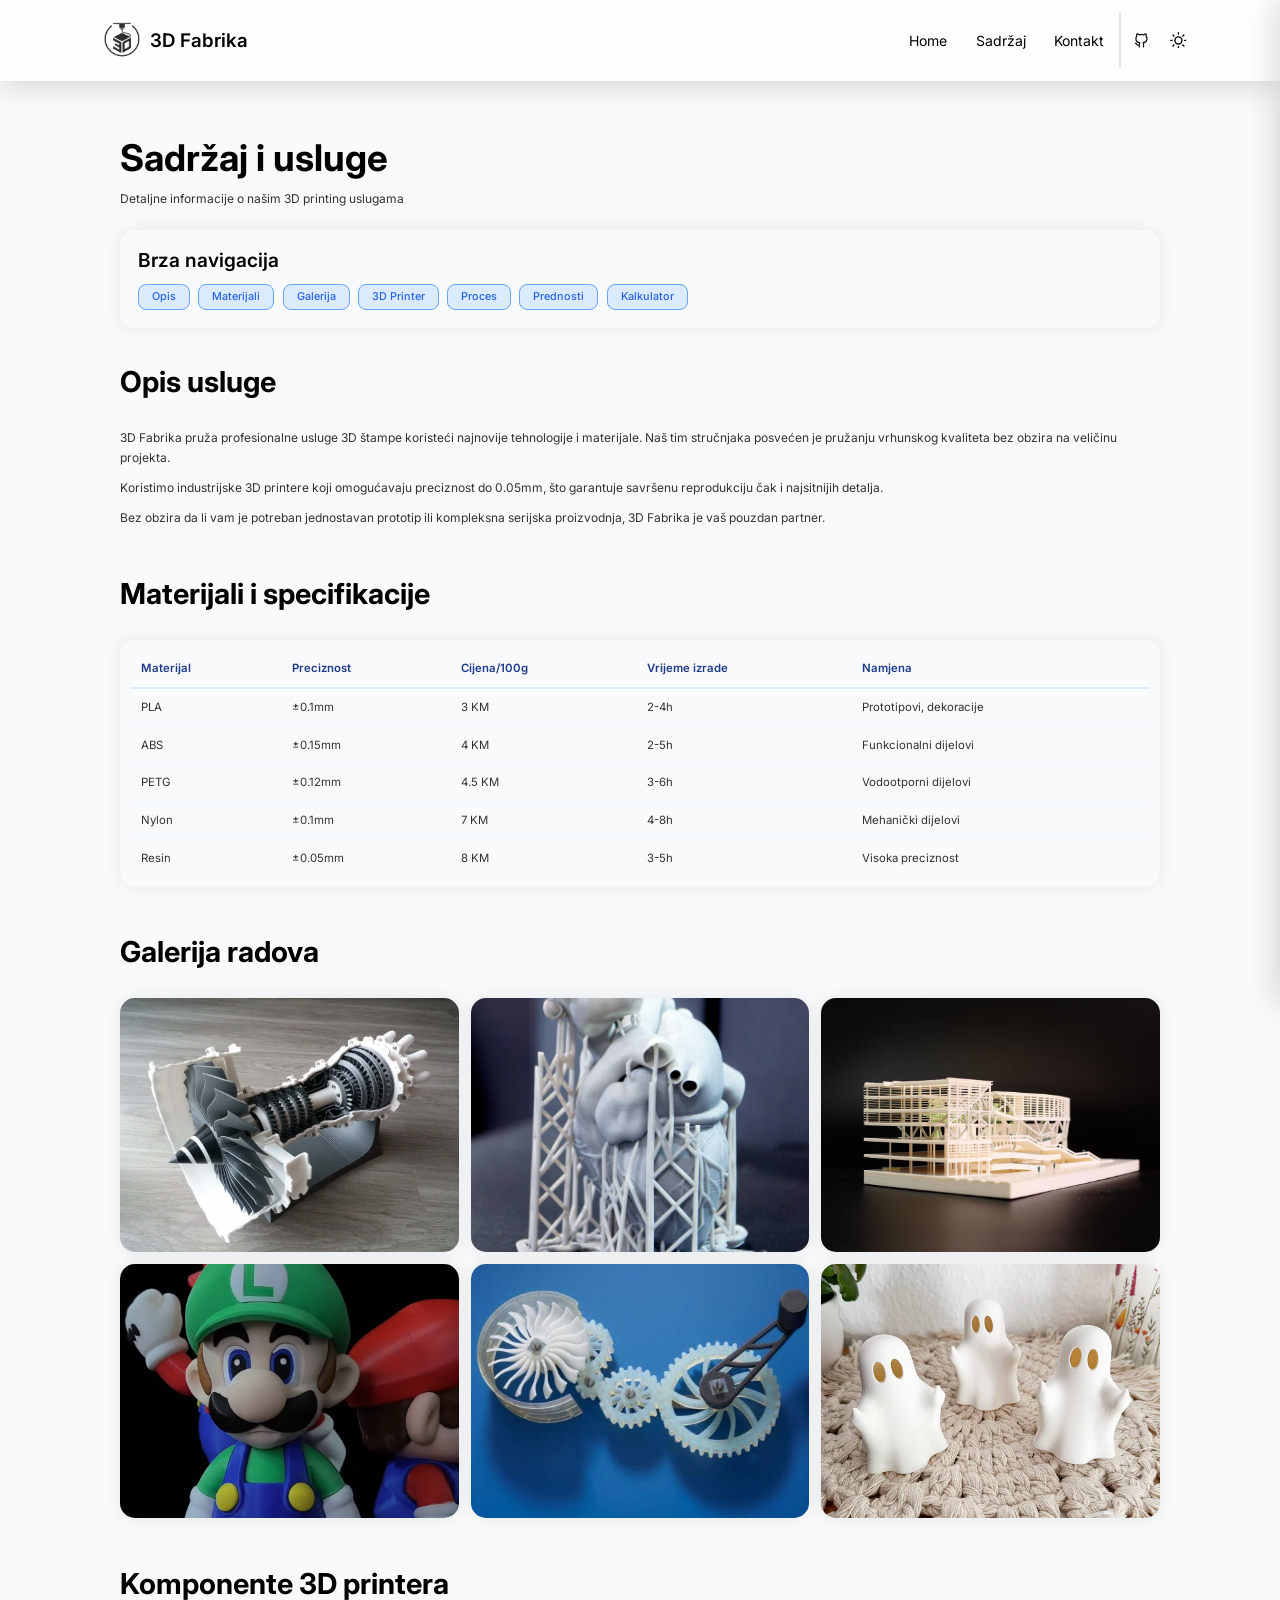
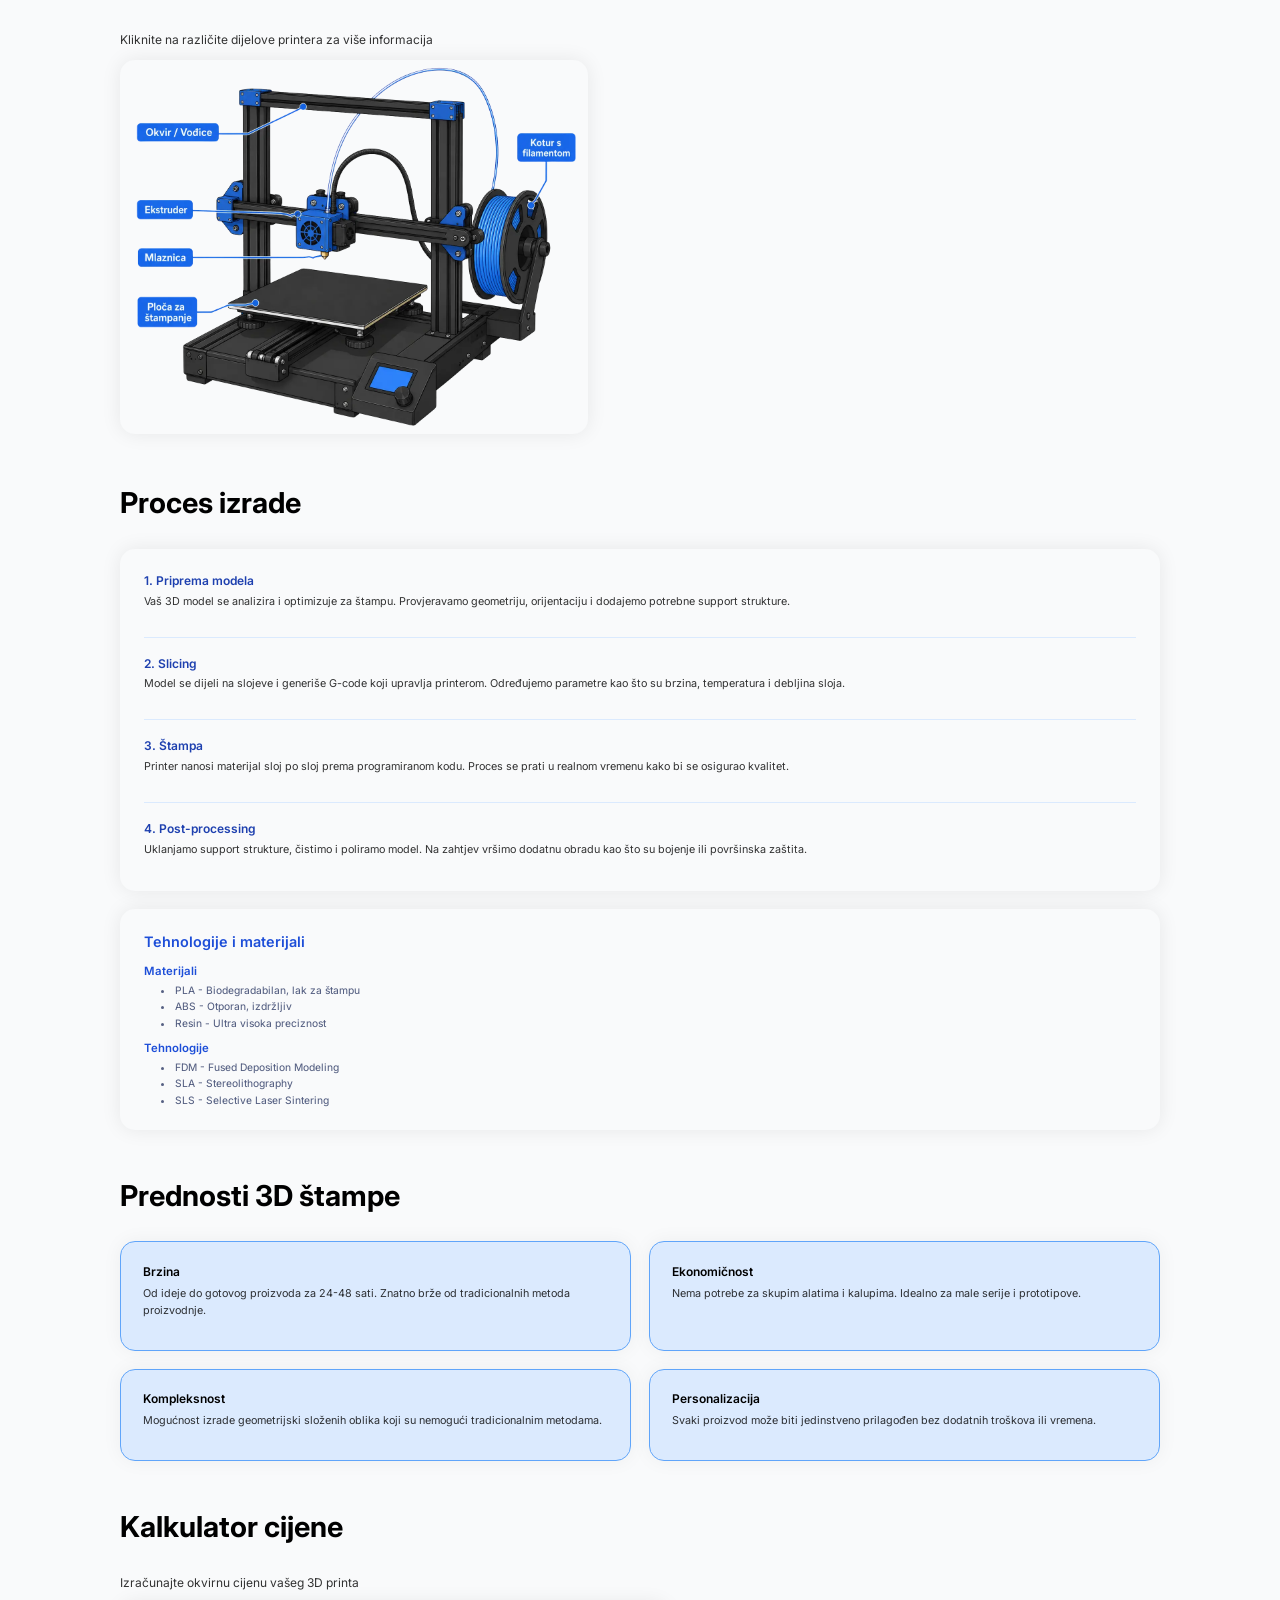
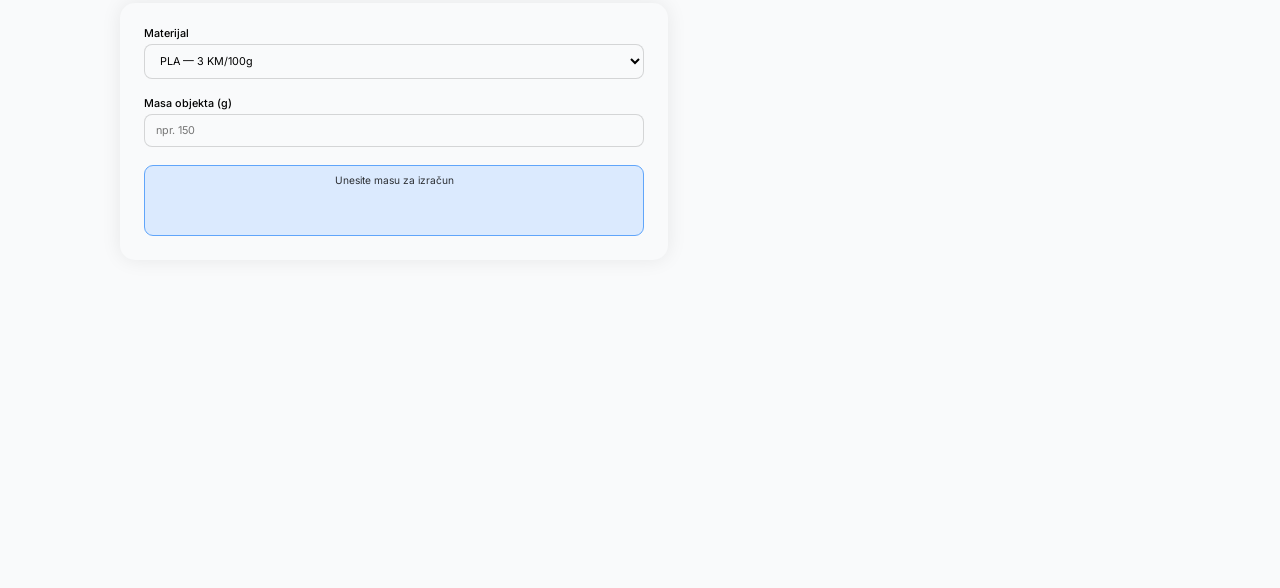
<file: sadrzaj.html>
<!DOCTYPE html>
<html lang="bs">
<head>
    <meta charset="UTF-8">
    <meta name="viewport" content="width=device-width, initial-scale=1.0">
    <title>3D Fabrika</title>

    <link rel="shortcut icon" href="images/logo-small.ico" type="image/x-icon">
    <link rel="stylesheet" href="css/tptpstil.css">
    <script src="js/tptpskripte.js" defer></script>

    <link rel="manifest" href="manifest.json">
    <meta name="theme-color" content="#3B82F6">
</head>
<body>
    <div class="loader" id="loader">
        <div class="loader-spinner"></div>
    </div>
    <header>
        <div class="nav-logo">
            <img src="images/logo-dark.png" class="dark-logo-img" alt="LOGO" class="logo-img">
            <img src="images/logo-light.png" class="light-logo-img"alt="LOGO" class="logo-img">
            <div class="logo-txt">3D Fabrika</div>
        </div>
        <nav class="nav-main">
            <ul class="nav-links">
                <li class="nav-el"><a href="index.html" class="nav-link">Home</a></li>
                <li class="nav-el"><a href="sadrzaj.html" class="nav-link">Sadržaj</a></li></li>
                <li class="nav-el"><a href="kontakt.html" class="nav-link">Kontakt</a></li></li>
            </ul>
            <div class="nav-btns">
                <!--SVG PREUZETI SA INTERNETA-->
                <div class="nav-btn github-btn">
                    <a href="https://github.com/sekikkDev/Grupa46-TPTP-2026" target="_blank" class="github-link">
                        <svg viewBox="0 0 192 192" xmlns="http://www.w3.org/2000/svg" fill="none"><path stroke="currentColor" stroke-linecap="round" stroke-linejoin="round" stroke-width="13" d="M120.755 170c.03-4.669.059-20.874.059-27.29 0-9.272-3.167-15.339-6.719-18.41 22.051-2.464 45.201-10.863 45.201-49.067 0-10.855-3.824-19.735-10.175-26.683 1.017-2.516 4.413-12.63-.987-26.32 0 0-8.296-2.672-27.202 10.204-7.912-2.213-16.371-3.308-24.784-3.352-8.414.044-16.872 1.14-24.785 3.352C52.457 19.558 44.162 22.23 44.162 22.23c-5.4 13.69-2.004 23.804-.987 26.32C36.824 55.498 33 64.378 33 75.233c0 38.204 23.149 46.603 45.2 49.067-3.551 3.071-6.719 9.138-6.719 18.41 0 6.416.03 22.621.059 27.29M27 130c9.939.703 15.67 9.735 15.67 9.735 8.834 15.199 23.178 10.803 28.815 8.265"/></svg>
                    </a>
                </div>
                <div class="nav-btn mode-btn">
                    <label for="dark-mode-toggle" class="dark-mode-label">
                        <input type="checkbox" id="dark-mode-toggle">

                        <!--SVG DJELIMICNO PREUZET SA INTERNETA (MEDIN ZASLUZAN ZA OVO)-->
                        <svg viewBox="0 0 24 24" xmlns="http://www.w3.org/2000/svg">
                            <path class="moon-path" d="M21 12.79A9 9 0 1 1 11.21 3 7 7 0 0 0 21 12.79z"/>
                            <circle class="sun-circle" cx="12" cy="12" r="5"/>
                            <g class="sun-rays">
                                <line x1="12" y1="1" x2="12" y2="3"/>
                                <line x1="12" y1="21" x2="12" y2="23"/>
                                <line x1="4.22" y1="4.22" x2="5.64" y2="5.64"/>
                                <line x1="18.36" y1="18.36" x2="19.78" y2="19.78"/>
                                <line x1="1" y1="12" x2="3" y2="12"/>
                                <line x1="21" y1="12" x2="23" y2="12"/>
                                <line x1="4.22" y1="19.78" x2="5.64" y2="18.36"/>
                                <line x1="18.36" y1="5.64" x2="19.78" y2="4.22"/>
                            </g>
                        </svg>
                    </label>
                </div>
            </div>
        </nav>
            <div class="mobile-menu" id="mobile-menu">
            <ul class="mobile-links">
                <li><a href="index.html">Home</a></li>
                <li><a href="sadrzaj.html">Sadržaj</a></li>
                <li><a href="kontakt.html">Kontakt</a></li>
            </ul>
            <div class="nav-btns mobile-btns">
                <!--SVG PREUZETI SA INTERNETA-->
                <div class="nav-btn github-btn">
                    <a href="https://github.com/sekikkDev/Grupa46-TPTP-2026" target="_blank" class="github-link">
                        <svg viewBox="0 0 192 192" xmlns="http://www.w3.org/2000/svg" fill="none"><path stroke="currentColor" stroke-linecap="round" stroke-linejoin="round" stroke-width="15" d="M120.755 170c.03-4.669.059-20.874.059-27.29 0-9.272-3.167-15.339-6.719-18.41 22.051-2.464 45.201-10.863 45.201-49.067 0-10.855-3.824-19.735-10.175-26.683 1.017-2.516 4.413-12.63-.987-26.32 0 0-8.296-2.672-27.202 10.204-7.912-2.213-16.371-3.308-24.784-3.352-8.414.044-16.872 1.14-24.785 3.352C52.457 19.558 44.162 22.23 44.162 22.23c-5.4 13.69-2.004 23.804-.987 26.32C36.824 55.498 33 64.378 33 75.233c0 38.204 23.149 46.603 45.2 49.067-3.551 3.071-6.719 9.138-6.719 18.41 0 6.416.03 22.621.059 27.29M27 130c9.939.703 15.67 9.735 15.67 9.735 8.834 15.199 23.178 10.803 28.815 8.265"/></svg>
                    </a>
                </div>
                <div class="nav-btn mode-btn">
                    <label for="dark-mode-toggle" class="dark-mode-label">

                        <!--SVG DJELIMICNO PREUZET SA INTERNETA (MEDIN ZASLUZAN ZA OVO)-->
                        <svg viewBox="0 0 24 24" xmlns="http://www.w3.org/2000/svg">
                            <path class="moon-path" d="M21 12.79A9 9 0 1 1 11.21 3 7 7 0 0 0 21 12.79z"/>
                            <circle class="sun-circle" cx="12" cy="12" r="5"/>
                            <g class="sun-rays">
                                <line x1="12" y1="1" x2="12" y2="3"/>
                                <line x1="12" y1="21" x2="12" y2="23"/>
                                <line x1="4.22" y1="4.22" x2="5.64" y2="5.64"/>
                                <line x1="18.36" y1="18.36" x2="19.78" y2="19.78"/>
                                <line x1="1" y1="12" x2="3" y2="12"/>
                                <line x1="21" y1="12" x2="23" y2="12"/>
                                <line x1="4.22" y1="19.78" x2="5.64" y2="18.36"/>
                                <line x1="18.36" y1="5.64" x2="19.78" y2="4.22"/>
                            </g>
                        </svg>
                    </label>
                </div>
            </div>
        </div>
        <button class="hamburger" id="hamburger" aria-label="Otvori meni">
            <span></span>
            <span></span>
            <span></span>
        </button>
        <div class="mobile-overlay" id="mobile-overlay"></div>
    </header>

    <button class="back-to-top" id="back-to-top">
        <span>
            <svg xmlns="http://www.w3.org/2000/svg" viewBox="0 0 384 512"><path d="M214.6 9.4c-12.5-12.5-32.8-12.5-45.3 0l-160 160c-12.5 12.5-12.5 32.8 0 45.3s32.8 12.5 45.3 0L160 109.3 160 480c0 17.7 14.3 32 32 32s32-14.3 32-32l0-370.7 105.4 105.4c12.5 12.5 32.8 12.5 45.3 0s12.5-32.8 0-45.3l-160-160z"/></svg>
        </span>
    </button>

    <main id="sadrzaj">

        <!-- HERO -->
        <div class="sadrzaj-hero">
            <h1>Sadržaj i usluge</h1>
            <p>Detaljne informacije o našim 3D printing uslugama</p>
        </div>

        <!-- BOOKMARK NAVIGACIJA -->
        <nav class="bookmark-nav" id="vrh">
            <p class="bookmark-title">Brza navigacija</p>
            <div class="bookmark-links">
                <a href="#opis" class="bookmark-link">Opis</a>
                <a href="#materijali" class="bookmark-link">Materijali</a>
                <a href="#galerija" class="bookmark-link">Galerija</a>
                <a href="#printer" class="bookmark-link">3D Printer</a>
                <a href="#proces" class="bookmark-link">Proces</a>
                <a href="#prednosti" class="bookmark-link">Prednosti</a>
                <a href="#kalkulator" class="bookmark-link">Kalkulator</a>
            </div>
        </nav>

        <!-- OPIS -->
        <div class="sadrzaj-section" id="opis">
            <h2>Opis usluge</h2>
            <p>3D Fabrika pruža profesionalne usluge 3D štampe koristeći najnovije tehnologije i materijale. Naš tim stručnjaka posvećen je pružanju vrhunskog kvaliteta bez obzira na veličinu projekta.</p>
            <p>Koristimo industrijske 3D printere koji omogućavaju preciznost do 0.05mm, što garantuje savršenu reprodukciju čak i najsitnijih detalja.</p>
            <p>Bez obzira da li vam je potreban jednostavan prototip ili kompleksna serijska proizvodnja, 3D Fabrika je vaš pouzdan partner.</p>
        </div>

        <!-- MATERIJALI -->
        <section class="sadrzaj-section" id="materijali">
            <h2>Materijali i specifikacije</h2>
    
            <div class="table-wrapper">
                <table class="materials-table">
                    <thead>
                        <tr>
                            <th>Materijal</th>
                            <th>Preciznost</th>
                            <th>Cijena/100g</th>
                            <th>Vrijeme izrade</th>
                            <th>Namjena</th>
                        </tr>
                    </thead>
                    <tbody>
                        <tr>
                            <td>PLA</td>
                            <td>±0.1mm</td>
                            <td>3 KM</td>
                            <td>2-4h</td>
                            <td>Prototipovi, dekoracije</td>
                        </tr>
                        <tr>
                            <td>ABS</td>
                            <td>±0.15mm</td>
                            <td>4 KM</td>
                            <td>2-5h</td>
                            <td>Funkcionalni dijelovi</td>
                        </tr>
                        <tr>
                            <td>PETG</td>
                            <td>±0.12mm</td>
                            <td>4.5 KM</td>
                            <td>3-6h</td>
                            <td>Vodootporni dijelovi</td>
                        </tr>
                        <tr>
                            <td>Nylon</td>
                            <td>±0.1mm</td>
                            <td>7 KM</td>
                            <td>4-8h</td>
                            <td>Mehanički dijelovi</td>
                        </tr>
                        <tr>
                            <td>Resin</td>
                            <td>±0.05mm</td>
                            <td>8 KM</td>
                            <td>3-5h</td>
                            <td>Visoka preciznost</td>
                        </tr>
                    </tbody>
                </table>
            </div>
        </section>

        <!-- GALERIJA -->
        <section class="sadrzaj-section" id="galerija">
            <h2>Galerija radova</h2>
            
            <div class="galerija-grid">
                <div class="galerija-item">
                    <img src="images/prototype.jpeg" alt="3D štampani prototip mašinskog dijela">
                </div>
                <div class="galerija-item">
                    <img src="images/resin.jpg" alt="Resin print visoke preciznosti">
                </div>
                <div class="galerija-item">
                    <img src="images/maketa.jpg" alt="Arhitektonska maketa u PLA materijalu">
                </div>
                <div class="galerija-item">
                    <img src="images/luigi.png" alt="Custom minifigura u PETG materijalu">
                </div>
                <div class="galerija-item">
                    <img src="images/nylon.jpg" alt="Funkcionalni dijelovi u Nylon materijalu">
                </div>
                <div class="galerija-item">
                    <img src="images/decoration.webp" alt="Dekorativni print u ABS materijalu">
                </div>
            </div>
        </section>
        
        <!-- IMAGE MAP -->
        <section class="sadrzaj-section" id="printer">
            <h2>Komponente 3D printera</h2>
            <p>Kliknite na različite dijelove printera za više informacija</p>

            <div class="printer-wrapper">
                <picture>
                    <source srcset="images/printerAnatomy.webp" type="image/webp">
                    <img src="images/printerAnatomy.png" alt="3D Printer sa klikabilnim zonama" usemap="#printer-map" class="printer-img">
                </picture>
                
                <!-- koordinate mape se skaliraju JS skriptom na osnovu velicine slike-->
                <!-- nadjite IMAGE MAP sekciju JS kodu -->
                <map name="printer-map">
                    <area shape="rect" coords="50,190,295,245" alt="Okvir" title="Okvir" data-info="frame">
                    <area shape="rect" coords="50,425,215,480" alt="Extruder" title="Extruder" data-info="extruder">
                    <area shape="rect" coords="50,570,215,620" alt="Mlaznica" title="Mlaznica" data-info="nozzle">
                    <area shape="rect" coords="50,715,230,800" alt="Printbed" title="Ploča za štampanje" data-info="printbed">
                    <area shape="rect" coords="1190,220,1365,305" alt="Filament Kotur" title="Kotur s filamentom" data-info="filament">
                </map>

                <div class="printer-info" id="printer-info">
                    <h4 id="printer-info-title"></h4>
                    <p id="printer-info-desc"></p>
                </div>
            </div>
        </section>

        <!-- PROCES -->
        <section class="sadrzaj-section" id="proces">
            <h2>Proces izrade</h2>
            
            <div class="proces-wrapper">
                <div class="proces-item">
                    <h4>1. Priprema modela</h4>
                    <p>Vaš 3D model se analizira i optimizuje za štampu. Provjeravamo geometriju, orijentaciju i dodajemo potrebne support strukture.</p>
                </div>
                <div class="proces-item">
                    <h4>2. Slicing</h4>
                    <p>Model se dijeli na slojeve i generiše G-code koji upravlja printerom. Određujemo parametre kao što su brzina, temperatura i debljina sloja.</p>
                </div>
                <div class="proces-item">
                    <h4>3. Štampa</h4>
                    <p>Printer nanosi materijal sloj po sloj prema programiranom kodu. Proces se prati u realnom vremenu kako bi se osigurao kvalitet.</p>
                </div>
                <div class="proces-item">
                    <h4>4. Post-processing</h4>
                    <p>Uklanjamo support strukture, čistimo i poliramo model. Na zahtjev vršimo dodatnu obradu kao što su bojenje ili površinska zaštita.</p>
                </div>
            </div>

            <div class="lista-wrapper">
                <h4>Tehnologije i materijali</h4>
                <ul>
                    <li>Materijali
                        <ul>
                            <li>PLA - Biodegradabilan, lak za štampu</li>
                            <li>ABS - Otporan, izdržljiv</li>
                            <li>Resin - Ultra visoka preciznost</li>
                        </ul>
                    </li>
                    <li>Tehnologije
                        <ul>
                            <li>FDM - Fused Deposition Modeling</li>
                            <li>SLA - Stereolithography</li>
                            <li>SLS - Selective Laser Sintering</li>
                        </ul>
                    </li>
                </ul>
            </div>
        </section>

        <!-- PREDNOSTI -->
        <section class="sadrzaj-section" id="prednosti">
            <h2>Prednosti 3D štampe</h2>
            
            <div class="prednosti-grid">
                <div class="prednost-card">
                    <h4>Brzina</h4>
                    <p>Od ideje do gotovog proizvoda za 24-48 sati. Znatno brže od tradicionalnih metoda proizvodnje.</p>
                </div>
                <div class="prednost-card">
                    <h4>Ekonomičnost</h4>
                    <p>Nema potrebe za skupim alatima i kalupima. Idealno za male serije i prototipove.</p>
                </div>
                <div class="prednost-card">
                    <h4>Kompleksnost</h4>
                    <p>Mogućnost izrade geometrijski složenih oblika koji su nemogući tradicionalnim metodama.</p>
                </div>
                <div class="prednost-card">
                    <h4>Personalizacija</h4>
                    <p>Svaki proizvod može biti jedinstveno prilagođen bez dodatnih troškova ili vremena.</p>
                </div>
            </div>
        </section>

        <!-- KALKULATOR -->
        <section class="sadrzaj-section" id="kalkulator">
            <h2>Kalkulator cijene</h2>
            <p>Izračunajte okvirnu cijenu vašeg 3D printa</p>

            <div class="kalkulator-wrapper">
                <div class="kalk-group">
                    <label for="kalk-materijal">Materijal</label>
                    <select id="kalk-materijal">
                        <option value="3">PLA — 3 KM/100g</option>
                        <option value="4">ABS — 4 KM/100g</option>
                        <option value="4.5">PETG — 4.5 KM/100g</option>
                        <option value="7">Nylon — 7 KM/100g</option>
                        <option value="8">Resin — 8 KM/100g</option>
                    </select>
                </div>

                <div class="kalk-group">
                    <label for="kalk-tezina">Masa objekta (g)</label>
                    <input type="number" id="kalk-tezina" placeholder="npr. 150" min="1" max="6">
                </div>

                <div class="kalk-result" id="kalk-result">
                    <p class="kalk-result-txt">Unesite masu za izračun</p>
                    <p class="kalk-result-cijena" id="kalk-cijena"></p>
                </div>
            </div>
        </section>
    </main>
    <footer id="footer">
        <div class="footer-main">
            <div class="footer-col">
                <h4>Tim</h4>
                <p>Medin Šećić</p>
                <p>Medina Mustafić</p>
                <p>Mario Kovačević</p>
            </div>
            <div class="footer-col">
                <h4>Kontakt</h4>
                <p>info@3dfabrika.com</p>
                <p>+387 61 123 456</p>
            </div>
            <div class="footer-col">
                <h4>Pratite nas</h4>
                <div class="social-links">
                    <a href="#" class="social-btn">
                        <svg viewBox="0 0 24 24" xmlns="http://www.w3.org/2000/svg">
                            <path fill="currentColor" d="M12 2.163c3.204 0 3.584.012 4.85.07 3.252.148 4.771 1.691 4.919 4.919.058 1.265.069 1.645.069 4.849 0 3.205-.012 3.584-.069 4.849-.149 3.225-1.664 4.771-4.919 4.919-1.266.058-1.644.07-4.85.07-3.204 0-3.584-.012-4.849-.07-3.26-.149-4.771-1.699-4.919-4.92-.058-1.265-.07-1.644-.07-4.849 0-3.204.013-3.583.07-4.849.149-3.227 1.664-4.771 4.919-4.919 1.266-.057 1.645-.069 4.849-.069zm0-2.163c-3.259 0-3.667.014-4.947.072-4.358.2-6.78 2.618-6.98 6.98-.059 1.281-.073 1.689-.073 4.948 0 3.259.014 3.668.072 4.948.2 4.358 2.618 6.78 6.98 6.98 1.281.058 1.689.072 4.948.072 3.259 0 3.668-.014 4.948-.072 4.354-.2 6.782-2.618 6.979-6.98.059-1.28.073-1.689.073-4.948 0-3.259-.014-3.667-.072-4.947-.196-4.354-2.617-6.78-6.979-6.98-1.281-.059-1.69-.073-4.949-.073zm0 5.838c-3.403 0-6.162 2.759-6.162 6.162s2.759 6.163 6.162 6.163 6.162-2.759 6.162-6.163c0-3.403-2.759-6.162-6.162-6.162zm0 10.162c-2.209 0-4-1.79-4-4 0-2.209 1.791-4 4-4s4 1.791 4 4c0 2.21-1.791 4-4 4zm6.406-11.845c-.796 0-1.441.645-1.441 1.44s.645 1.44 1.441 1.44c.795 0 1.439-.645 1.439-1.44s-.644-1.44-1.439-1.44z"/>
                        </svg>
                    </a>
                    <a href="#" class="social-btn">
                        <svg viewBox="0 0 24 24" xmlns="http://www.w3.org/2000/svg">
                            <path fill="currentColor" d="M24 12.073c0-6.627-5.373-12-12-12s-12 5.373-12 12c0 5.99 4.388 10.954 10.125 11.854v-8.385H7.078v-3.47h3.047V9.43c0-3.007 1.792-4.669 4.533-4.669 1.312 0 2.686.235 2.686.235v2.953H15.83c-1.491 0-1.956.925-1.956 1.874v2.25h3.328l-.532 3.47h-2.796v8.385C19.612 23.027 24 18.062 24 12.073z"/>
                        </svg>
                    </a>
                    <a href="" class="social-btn">
                        <svg viewBox="0 0 24 24" xmlns="http://www.w3.org/2000/svg">
                            <path fill="currentColor" d="M20.447 20.452h-3.554v-5.569c0-1.328-.027-3.037-1.852-3.037-1.853 0-2.136 1.445-2.136 2.939v5.667H9.351V9h3.414v1.561h.046c.477-.9 1.637-1.85 3.37-1.85 3.601 0 4.267 2.37 4.267 5.455v6.286zM5.337 7.433c-1.144 0-2.063-.926-2.063-2.065 0-1.138.92-2.063 2.063-2.063 1.14 0 2.064.925 2.064 2.063 0 1.139-.925 2.065-2.064 2.065zm1.782 13.019H3.555V9h3.564v11.452zM22.225 0H1.771C.792 0 0 .774 0 1.729v20.542C0 23.227.792 24 1.771 24h20.451C23.2 24 24 23.227 24 22.271V1.729C24 .774 23.2 0 22.222 0h.003z"/>
                        </svg>
                    </a>
                </div>
            </div>
        </div>
        <div class="footer-bottom">
            <p>© 2026 3D Fabrika. Sva prava zadržana.</p>
        </div>
    </footer>  
</body>
</html>
</file>
<file: css/tptpstil.css>
/* DEFINISEMO NEKE GLOBALNE STVARI*/
@font-face {
    font-family: 'Montserrat';
    src: url('../fonts/nts/Montserrat.ttf') format('truetype');
}

@font-face {
    font-family: 'Inter';
    src: url('../fonts/Inter.ttf') format('truetype');
}

:root {
    /* varijable izvucene iz dizajna sajta napravljenog u Figmi*/

    --light-mode-bg: #F9FAFB;
    --light-mode-card: #F9FAFB;
    --light-mode-smallcard: var(--blue-100);
    --light-mode-txt: black;
    --light-mode-footer: #c0a4a4;
    --light-mode-header-glass: rgba(255, 255, 255, 0.7);
    --light-mode-header-border: 1px solid rgba(255, 255, 255, 0.3);
    --light-mode-input: var(--light-mode-bg);

    --dark-mode-bg: #070B16;
    --dark-mode-card: #111827;
    --dark-mode-smallcard: #1E2E55;
    --dark-mode-txt: #e2dcdc;
    --dark-mode-footer: #111827;
    --dark-mode-header-glass: rgba(17, 24, 39, 0.7);
    --dark-mode-header-border: 1px solid rgba(255, 255, 255, 0.05);
    --dark-mode-input: #293243;

    --current-mode-bg: var(--light-mode-bg);
    --current-mode-card: var(--light-mode-card);
    --current-mode-smallcard: var(--light-mode-smallcard);
    --current-mode-txt: var(--light-mode-txt);
    --current-mode-footer: var(--blue-100);
    --current-mode-header-glass: var(--light-mode-header-glass);
    --current-mode-header-border: var(--light-mode-header-border);
    --current-mode-input: var(--light-mode-input);

    --blue-50:  #EFF6FF;
    --blue-100: #DBEAFE;
    --blue-400: #60A5FA;
    --blue-500: #3B82F6;
    --blue-600: #2563EB;
    --blue-700: #1D4ED8;
    --blue-800: #1E40AF;
    --blue-900: #1E3A8A;
    --blue-950: #172554;

    --blue-dark-gradient: linear-gradient(90deg,var(--blue-500) 0%, var(--blue-500) 135%);
    --blue-light-gradient: linear-gradient(180deg, var(--blue-100) 0%, var(--blue-400) 260%);

}

/* u dark modu mijenjamo sve current varijable da budu dark*/
body.dark {
    --current-mode-bg: var(--dark-mode-bg);
    --current-mode-card: var(--dark-mode-card);
    --current-mode-smallcard: var(--dark-mode-smallcard);
    --current-mode-txt: var(--dark-mode-txt);
    --current-mode-footer: var(--dark-mode-footer);
    --current-mode-header-glass: var(--dark-mode-header-glass);
    --current-mode-header-border: var(--dark-mode-header-border);
    --current-mode-input: var(--dark-mode-input);
}

* {
    margin: 0;
    padding: 0;
}

a {
    text-decoration: none;
}

li {
    list-style: none;
}

body {
    font-family: Inter, Montserrat, Helvetica;
    min-height: 100vh;
    display: flex;
    flex-direction: column;
    overflow-x: hidden;
}

html {
    scroll-behavior: smooth;
}

/*------------ LOADER (medin) ----------------*/

.loader {
    position: fixed;
    top: 0;
    left: 0;
    width: 100vw;
    height: 100vh;
    background: var(--current-mode-bg);
    display: flex;
    align-items: center;
    justify-content: center;
    z-index: 9999;
    transition: opacity 1s ease;
}

.loader.hidden {
    opacity: 0;
    pointer-events: none;
    user-select: none;
}

@keyframes spin {
    to { transform: rotate(360deg); }
}

.loader-spinner {
    width: 3rem;
    aspect-ratio: 1/1;
    border: 4px solid var(--blue-100);
    border-top: 4px solid var(--blue-500);
    border-radius: 50%;
    animation: spin 0.8s linear infinite;
}

/*-----------NAV (mario) ------------*/

header {
    width: 100vw;
    height: 9vh;

    font-size: 1.3rem;

    display: flex;
    justify-content: space-between; /* logo je lijevo, linkovi su desno */

    /* u ovom dijelu koda pravimo tkzv. glassmorphism efekat navigacije */
    /* ovaj efekat se primjeti ukoliko skrolamo stranicu pa se navigacija nalazi preko nekog sarenog elementa */
    background: var(--current-mode-header-glass); 
    backdrop-filter: blur(15px);
    -webkit-backdrop-filter: blur(15px);
    border-bottom: var(--current-mode-header-border);


    box-sizing: border-box; /* padding se racuna u ukupnu velicinu elementa */
    padding: 0 6em; /* odvajamo elemente navigacije od stranica "monitora" */

    box-shadow: 0px 5px 30px rgba(0,0,0,0.15);
    
    position: fixed; /* navigacija je uvijek "zalijepljena" na vrh, cak i kada skrolamo dole */
    z-index: 100; /* osiguravamo da se navigacija uvijek vidi - da nema elemenata preko nje kada skrolamo dole */
}



/*----------- NAV LOGO (mario) -----------*/

.nav-logo {
    height: 100%;
    font-size: 1.5rem; /* 1rem = 16px*/

    display: flex;
    align-items: center;
    justify-content: start;

    user-select: none; /*sklanjamo opciju selektovanja teksta jer ruzno izgleda */
}

.nav-logo img {
    width: 3em; /* slika prati velicinu fonta logoa*/
}

.nav-logo .logo-txt {
    font-weight: 600;
    color: var(--current-mode-txt);
}

/* kada je light mode svijetli logo se ne vidi */
.light-logo-img {
    display: none;
}

/* kada je dark mode tamni logo se ne vidi */
body.dark .dark-logo-img {
    display: none
}

/* kada je dark mode svijetli logo se vidi */
body.dark .light-logo-img {
    display: block;
}

/* tamni logo se sam vidi zbog same definicije html koda */


/*------- NAV LINKS (mario) -------------*/

.nav-main {
    display: flex;
    align-items: center;
    justify-content: end; 
    
    font-size: 0.9em;

    width: 35%; /* element sa linkovima zauzima 35% ukupne navigacije */
    height: 100%;

    gap: 1.1em;
}

.nav-links {
    display: flex;
    align-items: center;
    justify-content: center;
}

.nav-el {
    padding: 0 1em;
}

.nav-link {
    color: var(--current-mode-txt);
    user-select: none; /* sklanjamo opciju selektovanja teksta zbog ruznog izgleda*/

    transition: color 0.1s ease-out, transform 0.2s ease-out;

}

.nav-btns {
    height: 100%;

    display: flex; 
    align-items: center;
    justify-content: center;

    gap: 1.4em; /* razmak izmedju elemenata koji se skalira proporcionalno fontu*/

    position: relative; /* pozicija relativna jer koristimo ::before element*/
}

/* pomocu ::before elementa pravimo liniju za odvajanje tekstualnih linkova i ikonica*/
.nav-btns::before {
    content:'';
    position: absolute;
    width: 1px;
    height: 70%;

    /* linija postavljena na mjesto odredjeno dizajnom stranice */
    top: 50%;
    left: -25%;
    transform: translate(-50%, -50%);

    background: var(--current-mode-txt);
    opacity: 0.2;
}

.nav-btns .nav-btn {
    width: 100%;
    height: 100%;

    display: flex;  
    align-items: center;
    justify-content: center;
}

.github-link svg {
    color: var(--current-mode-txt);

}

/* posto imamo :hover, tranizija je potrebna za ljepsi izgled*/
.github-link svg path {
    transition: all 0.2s ease-out;
}


/*------- DARK MODE BUTTON (mario) --------*/

.nav-btns .nav-btn svg {
    display: block;

    width: 1.2em;
    aspect-ratio: 1/1;

    /* mijenjamo izgled svg-a */
    fill: none;
    stroke: var(--current-mode-txt);
    stroke-width: 2;
    stroke-linecap: round;

    transition: transform 0.5s ease-out, stroke 0.1s ease-out;
}

/* checkbox koji se ne vidi, ali posto imamo label on se moze checkirati*/
#dark-mode-toggle {
    position: absolute;
    opacity: 0;
    width: 0;
    height: 0;
}

.dark-mode-label {
    display: inline;
    cursor: pointer;
}

/* animacija dark mode ikonice*/
/* kada se checkbox klikne desava se animacija rotiranja svg*/
/* osim sto se on rotira on se u momentu rotiranja mijenja iz mjeseca u sunce ili obrnuto*/

#dark-mode-toggle:checked + svg {
    transform: rotate(-360deg);
}

.sun-circle,
.sun-rays line {
    transition: opacity 0.2s ease-out;
}

/* posto je default mode stranice light mode, ikonica mjeseca ne treba biti vidljiva*/
.nav-btns .mode-btn .moon-path {
    opacity: 0;
}
/* checkiran checkbox definiran je kao odabir dark moda, pa kada je on checkiran prikazuje se mjesec*/
#dark-mode-toggle:checked + svg .moon-path {
    opacity: 1;
}
/* prateci prosli komentar, kada je dark mode izabran sunce se ne vidi*/
#dark-mode-toggle:checked + svg .sun-circle,
#dark-mode-toggle:checked + svg .sun-rays{
    opacity: 0;
}
/* kada se checkbox un-checkira, css automatski ponavlja cijeli proces ali samo suprotno - sunce se vraća, mjesec nestaje */


/*------------ NAV HOVER/FOCUS (mario) -----------------*/

/* prelazom misa preko bilo kojeg elementa na desnoj strani navigacije mijenjamo boju elementa*/

.nav-link:hover,
.nav-link:focus {   
    display: inline-block;
    color: var(--blue-600);
}

.github-link:hover svg path,
.github-link:focus svg path{
    stroke: var(--blue-600);
}

.dark-mode-label:hover svg {
    stroke: var(--blue-600);
}

#dark-mode-toggle:focus + svg {
    stroke: var(--blue-600);
}



/*-------------------- CONTENT (medina) ----------------------*/

#content {
    /*sekcija zauzima sav moguci prostor na stranici*/
    flex: 1;

    background-color: var(--current-mode-bg);
    width: 100vw;
    min-height: 100vh; 

    box-sizing: border-box; /*da se padding racuna u ukupnu velicinu elementa*/

    padding: 0 7em;
    padding-top: 15vh; /* odvajamo od headera */
    padding-bottom: 10vh;

    display: flex;
    align-items: flex-start;
    justify-content: space-between;

    gap: 3em; /* razmak izmedju elemenata od 3 font velicine */

    z-index: 2;

}

.side-filter {
    flex: 0.9; /* definisemo omjer kojim ce se podijeliti elementi u #content */

    background: var(--current-mode-card);
    border-radius: 1.25em; 

    box-shadow: 0 0 50px rgba(0,0,0,0.1); /* sjena */

    display: flex;
    align-items: flex-start;
    justify-content: center;
    flex-direction: column;

    box-sizing: border-box;
    padding: 1.5em;
    gap: 1.5em;

    position: sticky; /* kada skrolamo nad #content filter nas prati*/
    top: 15vh; /*posto imamo padding-top: 15vh na #content*/

    color: var(--current-mode-txt);

    border: 1px solid rgba(0,0,0,.03);
}

/* u dark modu mijenjamo border elementa*/
body.dark .side-filter {
    border-color: rgba(255,255,255,0.1);
}

#filter {
    width: 100%;
    display: flex;
    align-items: flex-start;
    justify-content: center;
    flex-direction: column;

    gap: 0.5em;
}


.filter-name {
    font-size: 1.2em;
    font-weight: 600;
}

.filter-item {
    box-sizing: border-box;
    width: 100%;
    padding: 0.7em 1em;

    border-radius: 0.75em;
    border: 1px solid; 
    border-color: rgba(0,0,0,0.03); /* mali border koji se ne vidi, ali je bitan jer je bitan na dark modu*/
                                      /* da ove linije nema, kartica bi "skakutala" prilikom odjednom postavljenog bordera*/
                                      /* prilikom postavljanja dark moda */

    box-shadow: 0 0 20px rgba(0,0,0,.05);
    cursor: pointer;

    display: flex;
    align-items: center;
    justify-content: flex-start;
    gap: 0.5em;

    user-select: none; /* korisnik ne moze selektovat tekst na filter-item, jer ne izgleda lijepo kada se slucajno desi*/

    transition: all 0.1s ease-in-out;

    color: var(--current-mode-txt);

}

/* mijenjamo boju filtera u dark modu*/
body.dark .filter-item {
    background-color: rgba(255,255,255,0.05);
    border-color: rgba(255,255,255,0.05);
}

.filter-icon {
    width: 1.25em;
    height: 100%;
    display: flex;
    align-items: center;
    justify-content: center;
}

.filter-icon svg {
    width: 1.25em;
    aspect-ratio: 1/1;
    display: block;
    stroke: currentColor; /* ovo naglasava svg da koristi trenutnu boju fonta parent elementa */
    fill: none;
    stroke-width: 0.1px;
}

.filter-txt {
    font-size: 0.9em;
    font-weight: 500;
}

/* aktivni filter element ima poseban stil*/
.active {
    color: white;
    background: var(--blue-dark-gradient);
    box-shadow: 0 0 20px rgba(0,0,0,.1);
}



#counter {
    width: 100%;
    box-sizing: border-box;
    padding: 1em;

    background: var(--current-mode-smallcard);
    border-radius: 0.75em;
    border: 1px solid var(--blue-500);

    display: flex;
    align-items: flex-start;
    justify-content: center;
    flex-direction: column;
    gap: 0.7em;
}

body.dark #counter {
    border-color: var(--blue-800);
}

#counter .counter-txt {
    font-size: 0.8em;
    color: var(--blue-950)
}

body.dark #counter .counter-txt {
    color: rgba(255,255,255,.5)
}

#counterNum {
    color: var(--blue-600);
    font-weight: 500;
    font-size: 1.8em;
}

body.dark #counterNum {
    color: var(--blue-500);
}

.cards {
    flex: 3;

    display: flex;
    align-items: flex-start;
    justify-content: center;
    flex-direction: column;
    color: var(--current-mode-txt);
}

.cards .title {
    margin-bottom: 0.3em;
    font-size: 1.6em;
}

.cards .desc {
    opacity: 0.8; /* malo manji opacity da bi se dobila hijerarhija citanja*/
    font-size: 0.9em;
}

#cards {
    display: grid;
    grid-template-columns: repeat(3, 1fr); /* grid je raspodjeljen u 3 jednake kolone, */
                                           /* redovi se automatski prave ukoliko ima dovoljno elemenata*/

    grid-auto-rows: 25.5em; /* velicina reda*/
    gap: 1rem; /* razmak izmedju kartica*/

    margin-top: 2em;
}

.card {
    background-color: var(--current-mode-card);

    box-sizing: border-box;
    width: 100%;
    border-radius: 1.25em;
    
    border: 1px solid rgba(0,0,0,.03);

    overflow: hidden; /* ovo je stavljeno radi slike u kartici, da bi ona poprimila isti border radius*/ 
    
    box-shadow: 0 0 20px rgba(0,0,0,.1);
    transition: all 0.2s ease-out;
}

body.dark .card {
    border-color: rgba(255,255,255,0.1);
}

.card-img {
    width: 100%;
    height: 50%;
    object-fit: cover; /* slika je takve velicine da pokriva citav parent element*/
}

.card-content {
    height: 50%;
    display: flex;
    align-items: flex-start;
    justify-content: flex-start;
    flex-direction: column;

    gap: 0.9em;

    box-sizing: border-box;
    padding: 1em;

    color: var(--current-mode-txt);

}

.card-type {
    font-size: 0.7em;
    font-weight: 500;
    padding: 0.5em 1em;
    background-color: var(--current-mode-smallcard);
    border: 1px solid var(--blue-400);
    border-radius: 100px; /* postizemo oblik pilule*/

    color: var(--blue-600);
}

body.dark .card-type {
    color: var(--blue-400);
}

.card-name {
    font-size: 1.1em;
    font-weight: 600;
}

.card-desc {
    font-size: 0.8em;
}

.card-btn {
    width: 100%;
    font-size: 1em;
    font-weight: 500;
    font-family: Inter;

    background: var(--blue-dark-gradient);
    color: white;

    border: none;
    border-radius: 0.75em;

    padding: 0.7em;
    cursor: pointer;

    display: flex;
    align-items: center;
    justify-content: center;
    gap: 0.2em;

    outline: none; /* prilikom :focus da se ne stvara crni outline*/

    transition: scale 0.3s ease-out;
}

.card-btn svg{
    width: 1em;
    aspect-ratio: 1/1;
    fill: currentColor; /*svg je boje teksta parent elementa (u ovom slucaju .card-btn)*/

    transition: transform 0.2s ease-out;
}

.card:hover,
.card:focus {
    outline: none;
    transform: scale(1.05);
    box-shadow: 0 0 20px rgba(0,0,0,.1), 0 0 0 1px var(--blue-400); /* border se cudno ponasa na hover, pa pravimo border pomocu box-shadow*/
}

body.dark .card:hover,
body.dark .card:focus {
    box-shadow: 0 0 20px rgba(0,0,0,.1), 0 0 0 1px var(--blue-700); /* border se cudno ponasa na hover, pa pravimo border pomocu box-shadow*/
}

/* animacija svg na buttonu*/
@keyframes bounce {
    0% {
        transform: translateX(0em);
    }

    50% {
        transform: translateX(0.5em);
    }

    100% {
        transform: translateX(0em);
    }
}

.card-btn:hover,
.card.btn:focus {
    scale: 1.05;
}

.card-btn:hover > svg,
.card-btn:focus > svg{
    animation: bounce 0.7s infinite ease-in-out;
}


/* -------------------------- ASIDE (mario) ----------------------------- */

#aside {
    flex: 1.2; /* definisemo omjer */
    /* omjer je filter:cards:aside 0.9:3:1.2*/
    /* na taj nacin ce se kontent raspodjeliti*/


    position: sticky; /* ovaj aside nas prati dok skrolamo isto kao filter*/
    top: 15vh; /*posto imamo padding-top: 15vh na #content*/

    display: flex;
    align-items: flex-start;
    justify-content: center;
    flex-direction: column;

    gap: 2em;
}

.loc {
    width: 100%;
    overflow: hidden; /* preljevanje je sakriveno kako bi mapa preuzela border radius*/
    border-radius: 1.25em;
    box-shadow: 0 0 20px rgba(0,0,0,.1);

    border: 1px solid rgba(0,0,0,.03);
}

/* mijenjamo border u dark modu */
body.dark .loc {
    border-color: rgba(255,255,255,0.15);
}

.gmap {
    width: 100%;
    height: 10em;

}

.gmap iframe {
    width: 100%;
    height: 100%;
    object-fit: cover; /* mapa prekriva svoj parent element*/
}

.loc-txt-holder {
    background-color: var(--current-mode-card);
    color: var(--current-mode-txt);

    padding: 1.5em;
    display: flex;
    align-items: flex-start;
    justify-content: center;
    flex-direction: column;
    gap: 0.5em;
}

.loc-txt {
    font-size: 1.1em;
    font-weight: 600;
}

.loc-desc {
    font-size: 0.85em;
    opacity: 0.8;
}

.faq {
    width: 100%;
    font-size: 1em;

    background: var(--current-mode-smallcard);
    color: var(--current-mode-txt);
    border: 1px solid var(--blue-500);
    border-radius: 1.25em;

    box-sizing: border-box;
    padding: 1.5em;

    display: flex;
    align-self: flex-start;
    justify-content: center;
    flex-direction: column;
    gap: 1em;
}

/* mijenjamo border u dark modu*/
body.dark .faq {
    border-color: var(--blue-800);
}

.faq-items {
    display: flex;
    align-items: flex-start;
    justify-content: center;
    flex-direction: column;
    gap: 0.9em;    
}

.faq-item {
    width: 100%;
    display: flex;
    align-items: center;
    gap: 0.6em;

    font-size: 0.9em;
    font-weight: 300;
}

.faq-item svg {
    width: 0.7em;
    fill: var(--blue-500);
}

.faq .why {
    font-weight: 400;
}

/*----------------- FOOTER --------------------*/

#footer {
    width: 100%;
    position: sticky; /* footer je uvijek zalijepljen za dno, ali preko njega je ostatak sadrzaja pa dobijamo lijep efekat "paravana"*/
    bottom: 0;
    z-index: 1; /* sadrzaj je na z-index 2, tako da ovo je ispod*/
    background: var(--current-mode-footer);
    color: var(--current-mode-txt);

    overflow-x: hidden;   /* desavalo se neko preljevanje sadrzaja  horizontalno, ovim ukidamo to*/
}

.footer-main {
    display: flex;
    justify-content: center;
    gap: 4em;
    padding: 3em 0;

    box-sizing: border-box;
}

.footer-col {
    display: flex;
    flex-direction: column;
    gap: 0.8em;   
}

.footer-col h4 {
    font-size: 1.5em;
    font-weight: 600;
    margin-bottom: 0.5em;
}

.social-links {
    display: flex;
    align-items: center;
    justify-content: flex-start;
    gap: 0.7em;
}

.social-btn {
    color: var(--light-mode-txt);
    opacity: 0.7;
    display: flex;
    align-items: center;
    justify-content: center;
    cursor: pointer;
    transition: color 0.15s ease-out;
    color: var(--current-mode-txt);
}

.social-btn:hover {
    color: var(--blue-600);
}

/* mijenjamo boju kada se predje misem preko ikonica u dark modu*/
body.dark .social-btn:hover {
    color: var(--blue-500);
}

.social-btn svg {
    width: 1.8em;
    pointer-events: none;
}

.footer-col p{
    opacity: 0.7;
}

.footer-bottom {
    width: 100%;
    padding: 1.2em 0;
    text-align: center;
    position: relative;
    color: var(--blue-950);
    user-select: none;
}

.footer-bottom::before {
    /*linija iznad donje linije footera*/
    /*moglo se i pomocu border-top ali ovako mozemo namjestat opacity boje u var()*/

    content: '';
    position: absolute;
    width: 100%;
    height: 1px;
    background: var(--blue-600);
    top: 0;
    left: 0;
    opacity: 0.5;
}

/* mijenjamo boju linije u dark modu*/
body.dark .footer-bottom::before {
    background: var(--blue-100);
}

/* mijenjamo boju donjeg dijela footera u dark modu*/
body.dark .footer-bottom {
    color: var(--blue-100);
    opacity: 0.5;
}

/*-----------------------------------------------------------------------------------------*/
/*------------------------------KONTAKT STRANICA-------------------------------------------*/
/*-----------------------------------------------------------------------------------------*/



#contact {
    width: 100vw; /* sekcija ide cijelom sirinom stranice*/
    min-height: 100vh; /* minimalna visina sekcije je citava visina stranice*/
    box-sizing: border-box;
    padding: 0 10em;
    padding-top: 15vh;
    padding-bottom: 5em;

    background: var(--current-mode-bg);
    color: var(--current-mode-txt);

    display: flex;
    align-items: center;
    justify-content: flex-start; /* elementi sekcije su pozicionirani na pocetak vertikalno*/
    flex-direction: column;
}

.contact-hero {
    display: flex;
    align-items: center;
    justify-content: center;
    flex-direction: column;
    margin-bottom: 3em;
}

.contact-hero h1 {
    font-size: 2em;
    font-weight: 700;
    margin-bottom: 0.5em;
}

.contact-hero {
    text-align: center; /* tekst je centriran*/
}

.contact-info-cards {
    width: 75%;
    display: grid;
    grid-template-columns: repeat(3, 1fr); /* kontakt kartice su u 3 kolone (jer imamo tri kartice)*/
    gap: 2em;
    margin-bottom: 3em;

    
}

.info-card {
    flex: 1;
    max-width: 300px;
    background-color: var(--current-mode-smallcard);
    border-radius: 1.25em;
    padding: 2em;
    text-align: center;

    display: flex;
    flex-direction: column;
    align-items: center;
    gap: 0.8em; /* elementi unutar kartice imaju razmak od 0.8 fonta u kartici*/

    border: 1px solid var(--blue-400);

    box-shadow: 0 0 10px rgba(0,0,0,.1);

    justify-self: center; /* kartica je centrirana u svojoj celiji*/
    width: 75%; /* sirina kartice je 75% celije */
}

.info-icon {
    width: 3em; /* ikonica kartice ima velicinu 3 font velicine kartice*/
    aspect-ratio: 1/1;
    background: var(--blue-dark-gradient);
    border-radius: 50%; /* pozadina ikonice postaje krug*/

    display: flex;
    align-items: center;
    justify-content: center;

    color: white;
}

.info-icon svg {
    width: 1.3em;
}

.info-card h4 {
    font-weight: 600;
    font-size: 1.1em;
}

.info-card p {
    opacity: 0.7;
    font-size: 0.9em;
}

/*---------------- FORMA -------------------------------------*/

.form-wrapper {
    width: 80%;
    border-radius: 1.25em;
    padding: 2.5em;
    box-shadow: 0 0 30px rgba(0,0,0,0.08);
    background-color: var(--current-mode-card);
    box-sizing: border-box; /* padding se racuna u ukupnu velicinu elementa*/
}

.form-wrapper h2 {
    font-size: 1.5rem;
    font-weight: 600;
    margin-bottom: 1.5em;
}

.form-row {
    display: grid;
    grid-template-columns: repeat(2, 1fr); /* red u formi ima dvije kolone, tj dvije .form-group */
    gap: 1.5em;
}

.form-group {
    display: flex;
    flex-direction: column;
    gap: 0.4em;
    margin-bottom: 1.5em;
}

.form-group label {
    font-size: 0.9em;
    font-weight: 500;
}

/* ovo je boja male zvjezdice pored imena polja koja obicno oznacava da je neko polje obavezno da se unese*/
.required {
    color: red;
}

/** stil za sve inpute koji se nalaze u kontakt formi, jer svi trebaju da budu isti*/
.form-group input,
.form-group select,
.form-group textarea {
    width: 100%;
    box-sizing: border-box;
    padding: 0.8em 1em;
    border: 1px solid rgba(0,0,0,0.15);
    border-radius: 0.75em;
    font-family: Inter;
    font-size: 0.9em;
    outline: none;
    transition: border 0.2s ease;

    background-color: var(--current-mode-input);
    color: var(--current-mode-txt);
}

/* placeholder tekst ima definisanu boju*/
body.dark *::placeholder {
    color: rgba(255,255,255,.2);
}

/* prilikom selekta nekog od inputa border postaje druge boje*/
.form-group input:focus,
.form-group select:focus,
.form-group textarea:focus {
    border: 1px solid var(--blue-500);
}

.form-group textarea {
    height: 10em; /* default visina textarea je 10 font velicina parent elementa*/
    resize: vertical; /* textarea input se moze skalirati ali dopustamo da se samo moze skalirat vertikalno*/
}

/* stil za error poruku koja se pojavljuje ispod svakog inputa, ukoliko korisnik ne unese nesto tacno*/
.error-msg {
    font-size: 0.8em;
    color: red;
    min-height: 1em;
}

/* ukoliko je error na nekom od inputa, input postaje crveno oznacen*/
.form-group.error input,
.form-group.error select,
.form-group.error textarea {
    border: 1px solid red;
}

.form-btns {
    display: flex;
    align-items: center;
    gap: 1em;
}

.btn-send {
    flex: 0.8;
    padding: 0.9em;
    background: var(--blue-dark-gradient);
    color: white;
    border: none;
    border-radius: 0.75em; /* zaobljenje buttona prati velicinu fonta buttona*/
    font-family: Inter;
    font-size: 1em;
    font-weight: 500;
    cursor: pointer;

    display: flex;
    align-items: center;
    justify-content: center;
    gap: 0.5em;

    transition: scale 0.2s ease;
}

.btn-send svg {
    width: 1.1em; /* ikonica u buttonu prati velicinu fonta*/
}

.btn-send:hover {
    scale: 1.02;
}

.btn-reset {
    flex: 0.2;
    padding: 0.9em 1.5em;
    background: none;
    border: 1px solid rgba(0,0,0,0.15);
    border-radius: 0.75em;
    font-family: Inter;
    font-size: 1em;
    cursor: pointer;
    transition: all 0.2s ease;
    background-color: var(--current-mode-input);
    color: var(--current-mode-txt);
}

.btn-reset:hover {
    border-color: var(--blue-500);
    color: var(--blue-500);
}

.success-msg {
    margin-top: 1.5em;
    text-align: center; /* text poruke je centriran*/
    font-size: 1.1em;
    font-weight: 500;
    color: var(--blue-600);
}

/*-----------------------------------------------------------------------------------------*/
/*------------------------------SADRZAJ STRANICA-------------------------------------------*/
/*-----------------------------------------------------------------------------------------*/

#sadrzaj {
    width: 100vw;
    min-height: 100vh;
    box-sizing: border-box; /* padding elementa se racuna u ukupnu velicinu elementa */
    padding: 0 10em;
    padding-top: 15vh; /* odvajamo kontent od headera */
    padding-bottom: 5em; /* odvajamo kontent od footera */
    background: var(--current-mode-bg);
    flex: 1;
    z-index: 2; /*  */

    color: var(--current-mode-txt);
}

.sadrzaj-hero {
    margin-bottom: 2em;
}

.sadrzaj-hero h1 {
    font-size: 2.3rem;
    font-weight: 700;
    margin-bottom: 0.3em;
}

.sadrzaj-hero p {
    opacity: 0.8; /* smanjujemo opacity da bi se vise istakao naslov od paragrafa */
}


/* ------------------------- BOOKMARK NAVIGACIJA ----------------------------------*/

.bookmark-nav {
    background: var(--current-mode-card);
    padding: 1.5em;
    box-shadow: 0 0 20px rgba(0,0,0,0.08);
    margin-bottom: 3em;
    border-radius: 1.25em; /* zakrivljenost bordera prati velicinu fonta */
    display: flex;
    flex-direction: column; /* sadrzaj je rasporedjen vertikalno */
    gap: 1em;
}

.bookmark-title {
    font-weight: 600;
    font-size: 1.2rem;
}

.bookmark-links {
    display: flex;
    flex-wrap: wrap;
    gap: 0.7em;
}

.bookmark-link {
    padding: 0.5em 1.2em;
    background: var(--current-mode-smallcard);
    color: var(--blue-600);
    font-size: 0.9em;
    border-radius: 0.75em;
    font-weight: 500;
    border: 1px solid var(--blue-400);
    transition: all 0.2s ease;
}

/* u tamnom modu boja teksta se mijenja*/
body.dark .bookmark-link {
    color: var(--blue-400);
}

.bookmark-link:hover {
    background: var(--blue-500);
    color: white;
}

/* u tamnom modu drugacija je boja teksta kada se predje kursorom*/
body.dark .bookmark-link:hover {
    color: white;

}

/* ------------------------ OPIS SEKCIJA ---------------------------------*/

.sadrzaj-section {
    margin-bottom: 4em;
    scroll-margin-top: 12vh;

    /* scroll-margin-top dodaje virtualni razmak iznad elementa kada se na njega skrola */
    /* koristimo ga jer imamo navigaciju visine ~9vh */
    /* bez ovog, kad kliknemo bookmark link, header bi prekrio vrh sekcije */
    /* 12vh = malo vise od visine headera da bude lijep razmak */
}

.sadrzaj-section h2 {
    font-size: 1.8rem;
    font-weight: 700;
    margin-bottom: 1em;
}

.sadrzaj-section p {
    opacity: 0.8;
    line-height: 1.7;
    margin-bottom: 0.8em;
}

/* -------------------- TABELA ------------------------------*/

.table-wrapper {
    background: var(--current-mode-card);
    border-radius: 1.25em;
    padding: 0.8em;
    box-shadow: 0 0 20px rgba(0,0,0,0.08);
    overflow-x: auto; /* ukoliko se tabela preljeva pojavit ce se horizontalni scroll bar za tabelu */
}

.materials-table {
    width: 100%;
    border-collapse: collapse; /* da ne bi doslo do duplog bordera ( || ) izmedju celija ovo spaja u jedan ( | ) */
    font-size: 0.95em;
}

.materials-table th {
    text-align: left; /* tekst u headeru tabele je pozicioniran lijevo u celiji */
    padding: 1em;
    font-weight: 600;
    border-bottom: 2px solid var(--blue-100);
    color: var(--blue-900);
}

body.dark .materials-table th {
    border-color: var(--current-mode-input);
    color: var(--blue-500);
}

.materials-table td {
    padding: 1em;
    border-bottom: 1px solid;
    border-color: var(--blue-50);
    opacity: 0.8;
}

/* u tamnom modu boja bordera celija se mijenja */
body.dark .materials-table td {
    border-color: var(--current-mode-input);
}

.materials-table tbody tr:hover {
    background: var(--blue-50);
}

/* u tamnom modu mijenja se boja kojom se oboji red kada se predje kursorom preko njega */
body.dark .materials-table tbody tr:hover {
    background: var(--current-mode-input);
}

.materials-table tbody tr:last-child td {
    border-bottom: none;
}



/*------------------------------ GALERIJA ----------------------------------*/



.galerija-grid {
    display: grid;
    grid-template-columns: repeat(3, 1fr); /* slike u galeriji su pozicionirane u tri kolone */
    gap: 1em;
}

.galerija-item {
    border-radius: 1.25em;
    overflow: hidden;
    box-shadow: 0 0 20px rgba(0,0,0,0.08);
    aspect-ratio: 4/3; /* odnos celije u galeriji je 4:3 */
    cursor: pointer;
    transition: transform 0.3s ease;
}

/* kada se predje kursorom preko slike celija se skalira */
.galerija-item:hover {
    transform: scale(1.02);
}

.galerija-item img {
    width: 100%;
    height: 100%;
    object-fit: cover; /* velicina slike je takva da prekriva citavu celiju */
    object-position: center; /* slika je centrirana u celiji */
    transition: transform 0.35s ease;
}

/* kada se predje kursorom preko slike slika unutar celije se skalira */
.galerija-item:hover img {
    transform: scale(1.05);
}

/*----------------- IMAGE MAP -----------------------*/



.printer-wrapper {
    position: relative;
    display: inline-block;
    width: 100%;
}

.printer-img {
    width: 45%;
    height: auto;
    display: block;
    border-radius: 1.25em; /* zaobljene ivice slike */
    box-shadow: 0 0 20px rgba(0,0,0,0.08);

    background-color: var(--current-mode-card); /* slika je providna pa joj dajemo pozadinu*/

    user-select: none;
}

@keyframes fadeIn {
    from { opacity: 0; transform: translateY(5px); }
    to { opacity: 1; transform: translateY(0); }
}

.printer-info {
    display: none;
    margin-top: 1.5em;
    padding: 1.5em;
    background: var(--current-mode-smallcard);
    border: 1px solid var(--blue-400);
    border-radius: 1.25em;
    box-shadow: 0 0 20px rgba(0,0,0,0.08);

    animation: fadeIn 0.3s ease; /* kada se info pojavi ima fade in animaciju definisanu iznad */
}

/* u tamnom modu info ima drugu pozadinu*/
body.dark .printer-info {
    border-color: var(--blue-700);
}


.printer-info h4 {
    font-size: 1.1em;
    font-weight: 600;
    color: var(--blue-700);
    margin-bottom: 0.5em;
}

/* u tamnom modu naslov info sekcije ima drugu boju*/
body.dark .printer-info h4 {
    color: var(--blue-500);
}

.printer-info p {
    opacity: 0.8;
    font-size: 0.95em;
    line-height: 1.6;
}

/*------------------- PROCES SEKCIJA ------------------------*/

.proces-wrapper {
    background: var(--current-mode-card);
    border-radius: 1.25em;
    padding: 2em;
    box-shadow: 0 0 20px rgba(0,0,0,0.08);
    margin-bottom: 1.5em;
}

.proces-item {
    padding: 1.5em 0;
    border-bottom: 1px solid var(--blue-100);
}

/*zadnjem elementu ne treba border-bottom*/
.proces-item:last-child {
    border-bottom: none;
    padding-bottom: 0;
}
/* prvom elementu ne treba padding */
.proces-item:first-child {
    padding-top: 0;
}

.proces-item h4 {
    font-size: 1em;
    font-weight: 600;
    margin-bottom: 0.4em;
    color: var(--blue-800);
}


.proces-item p {
    opacity: 0.8; /* smanjujemo opacity paragrafa da bi vizuelno istakli naslov */
    font-size: 0.9em;
    line-height: 1.6;
}

/* UGNJEZDENA LISTA */

.lista-wrapper {
    background: var(--current-mode-card);
    border-radius: 1.25em;
    padding: 2em;
    box-shadow: 0 0 20px rgba(0,0,0,0.08);
}

.lista-wrapper h4 {
    color: var(--blue-700);
    font-weight: 600;
    margin-bottom: 1em;
    font-size: 1.2em;
}


.lista-wrapper > ul {
    list-style: none;
    display: flex;
    flex-direction: column;
    gap: 1em;
}

.lista-wrapper > ul > li {
    color: var(--blue-700);
    font-weight: 600;
    font-size: 0.95em;
}

.lista-wrapper ul ul {
    color: var(--blue-950);
    list-style: disc;
    padding-left: 1.5em;
    margin-top: 0.5em;
    display: flex;
    flex-direction: column;
    gap: 0.4em;
    opacity: 0.9;
}

.lista-wrapper ul ul li {
    list-style: inside;
    font-weight: 450;
    opacity: 0.8;
    font-size: 0.9em;
}

/* u tamnom modu mijenjamo sve ove elemente da imaju drugu boju teksta */
body.dark .lista-wrapper h4,
body.dark .proces-item h4,
body.dark .lista-wrapper > ul > li {
    color: var(--blue-500);
}

/* u tamnom modu ugnjezdena lista ima drugu boju teksta */
body.dark .lista-wrapper ul ul {
    color: var(--blue-400);
    opacity: 0.7;
}



/*---------------- PREDNOSTI -------------------------*/

.prednosti-grid {
    display: grid;
    grid-template-columns: repeat(2, 1fr); /* kartice su rasporedjene u 2 kolone, imamo 4 kartice, znaci 2x2 grid*/
    gap: 1.5em;
}

.prednost-card {
    background: var(--current-mode-smallcard);
    border-radius: 1.25em;
    padding: 1.8em;
    box-shadow: 0 0 20px rgba(0,0,0,0.05);
    border: 1px solid var(--blue-400);
}

.prednost-card h4 {
    font-weight: 600;
    margin-bottom: 0.5em;
}

.prednost-card p {
    opacity: 0.8;
    font-size: 0.9em;
    line-height: 1.6;
}



/*------------------- KALKULATOR ---------------------------*/


.kalkulator-wrapper {
    background: var(--current-mode-card);
    border-radius: 1.25em;
    padding: 2em;
    box-shadow: 0 0 20px rgba(0,0,0,0.08);
    display: flex;
    flex-direction: column;
    gap: 1.5em;
    max-width: 500px;
}

.kalk-group {
    display: flex;
    flex-direction: column;
    gap: 0.4em;
}

.kalk-group label {
    font-size: 0.9em;
    font-weight: 500;
}

.kalk-group input,
.kalk-group select {
    padding: 0.8em 1em;
    border: 1px solid rgba(0,0,0,0.15);
    border-radius: 0.75em;
    font-family: Inter;
    font-size: 0.9em;
    outline: none;
    transition: border 0.2s ease;

    background: var(--current-mode-input);
    color: var(--current-mode-txt);
}

/* kada su inputi fokusirani mijenjamo boju bodera*/
.kalk-group input:focus,
.kalk-group select:focus {
    border: 1px solid var(--blue-500);
}

.kalk-result {
    padding:  0.5em;
    background: var(--current-mode-smallcard);
    border-radius: 0.75em;
    border: 1px solid var(--blue-400);
    
    display: flex;
    align-items: center;
    justify-content: center;
    flex-direction: column;
}

.kalk-result-txt {
    font-size: 0.85em;
    opacity: 0.7;
}

.kalk-result-cijena {
    font-size: 2rem;
    font-weight: 700;
    color: var(--blue-600);
    margin-top: 0.2em;
    margin-bottom: 0;
}

/* u tamnom modu tekst cijene ima drugu boju */
body.dark .kalk-result-cijena {
    color: var(--blue-500);
}


/* ----------------------- BACK TO TOP -------------------------------*/

.back-to-top {
    position: fixed; /* pozicija button-a je uvijek vidljiva*/
    bottom: 2em;
    right: 2em;
    width: 3em;
    height: 3em;
    border-radius: 50%; /*  */
    background: var(--blue-dark-gradient);
    color: white;
    border: none;
    cursor: pointer;
    font-size: 1.2em;
    box-shadow: 0 0 20px rgba(0,0,0,0.2);
    z-index: 99;
    
    opacity: 0;
    pointer-events: none;

    transform: scale(0) rotate(-180deg);
    transition: opacity 0.2s ease, transform 0.5s cubic-bezier(0.34, 1.56, 0.64, 1), scale 0.2s ease;
    /* bezier kriva daje pop out efekat - bezier je generisan od Claude */

    -webkit-tap-highlight-color: transparent;
}

.back-to-top:active {
    transform: scale(0.85) !important;
    transition: transform 0.1s ease !important;
}

.back-to-top span {
    display: block;
    width: 100%;
    height: 100%;

    display: flex;  
    align-items: center;
    justify-content: center;
}

.back-to-top svg{
    width: 1em;
    fill: currentColor;
    margin-bottom: 0.15em; 
    margin-right: 0.01em; /*ovo stoji ovdje jer mora bit tu iz nekog razloga se svg ponasa cudno bez toga*/
    transition: none;
    transform: none;
}

/* kada se pojavi button*/
.back-to-top.visible {
    opacity: 1;
    pointer-events: all;
    transform: scale(1) rotate(0deg);
}

.back-to-top:hover {
    transform: scale(1.1);
}
/* --------------------- RESPONSIVE (medin) ----------------------------------*/

/* burger meni navigacija */

.hamburger {
    display: none;
    flex-direction: column;
    justify-content: center;

    gap: 5px;
    background: none;
    border: none;
    cursor: pointer;
    padding: 0.5em;

    position: fixed;
    right: 1.5em;
    top: 50%;
    transform: translateY(-50%);
    z-index: 9999;
}

.hamburger span {
    display: block;
    width: 1.8em;
    height: 2px;
    background: var(--current-mode-txt);
    border-radius: 2px;
    transition: transform 0.3s ease, opacity 0.3s ease;
}

/* animacija pretvaranja ikonice u x kada se klikne hamburger */
.hamburger.open span:nth-child(1) {
    transform: translateY(7px) rotate(45deg);
}

.hamburger.open span:nth-child(2) {
    opacity: 0;
    transform: scaleX(0);
}

.hamburger.open span:nth-child(3) {
    transform: translateY(-7px) rotate(-45deg);
}

.mobile-menu {
    position: fixed;
    top: 0;
    right: 0;
    width: 70%;
    max-width: 300px;
    height: 100vh;
    background: var(--current-mode-bg);
    box-shadow: -5px 0 30px rgba(0,0,0,0.15);
    z-index: 500;
    padding: 8vh 2em 2em;
    transform: translateX(100%);
    transition: transform 0.3s ease;
}

.mobile-menu.open {
    transform: translateX(0);
}

.mobile-links {
    display: flex;
    flex-direction: column;
    gap: 1.5em;
    margin-top: 2em;
}

.mobile-links a {
    color: var(--current-mode-txt);
    font-size: 1.2em;
    font-weight: 500;
    transition: color 0.2s ease;
}

.mobile-links a:hover {
    color: var(--blue-500);
}

.mobile-overlay {
    position: fixed;
    top: 0;
    left: 0;
    width: 100vw;
    height: 100vh;
    background: rgba(0,0,0,0.5);
    z-index: 499;
    opacity: 0;
    pointer-events: none;
    transition: opacity 0.3s ease;
}

.mobile-overlay.open {
    opacity: 1;
    pointer-events: all;
}

/* posto su buttoni kopirani iz originalnog navbara, oni tamo imaju ::before, a ovdje ne trebaju imat*/
.mobile-btns::before {
    display: none;
}

.mobile-btns {
    width: 30%;
    display: grid;
    grid-template-columns: repeat(2, 1fr);
    grid-template-rows: 2em;
    margin-top: 1em;
    box-sizing: border-box;
}

.mobile-btns .nav-btn {
    justify-content: flex-start;
}

.mobile-btns .nav-btn svg {
    width: 1.4em;
}


body.dark .mobile-btns .dark-mode-label svg{
    transform: rotate(-360deg);
}

body.dark .mobile-btns .dark-mode-label svg .moon-path {
    opacity: 1;
}
body.dark .mobile-btns .dark-mode-label svg .sun-circle,
body.dark .mobile-btns .dark-mode-label svg .sun-rays{
    opacity: 0;
}


/* popravljam dijelove koda tako da bude lakse raditi responziv*/

html {
    background-color: var(--light-mode-bg);
}

html:has(body.dark) {
    background-color: var(--dark-mode-bg);
}

.loader {
    height: 100dvh;
}

header {
    font-size: 1.3em;
}

.nav-logo {
    font-size: 1.2em;
}


#content {
    width: 100%;
}


@media (max-width: 2560px) {
    body {
        font-size: 1.5rem;
    }
}

@media (max-width: 2200px) {
    body {
        font-size: 1.26rem;
    }
}

@media (max-width: 1920px) {
    body {
        font-size: 1rem;
    }
}

@media (max-width: 1600px) {
    body {
        font-size: 0.9rem;
    }
}

@media (max-width: 1400px) {
    body {
        font-size: 0.75rem;
    }

}

@media (max-width: 1200px) {
    body {
        font-size: 0.65rem;
    }

    #cards {
        grid-template-columns: repeat(2, 1fr);
    }

    #content {
        padding-left: 4em;
        padding-right: 4em;
        gap: 1em;
    }

    header {
        padding-left: 4em;
        padding-right: 4em;   
    }

    .cards {
        align-items: center;
    }

    #sadrzaj {
        padding-left: 6em;
        padding-right: 6em;
    }

    .printer-img {
        width: 60%;
    }

    .proces-wrapper,
    .lista-wrapper,
    .prednost-card,
    .kalkulator-wrapper {
        font-size: 1.1em;
    }
}

@media (max-width: 860px) {
    body {
        font-size: 1rem;
        overflow-x: hidden;
    }

    #content, #sadrzaj, #contact {
        padding-left: 4em;
        padding-right: 4em;
    }

    header {
        padding-left: 2em;
        padding-right: 2em;   
        width: 100%;
    }

    .logo-txt {
        display: none;
    }

    #content {
        flex-direction: column;
        align-items: center;
    }

    .side-filter {
        width: 100%;
        position: inherit;
        align-items: center;
    }

    #filter {
        flex-direction: row;
        flex-wrap: wrap;
    }

    .filter-item {
        width: auto;
    }

    #counter {
        width: 12em;
    }

    .cards {
        width: 100%;
        align-items: center;
    }

    #cards {
        width: 100%;
        grid-template-columns: repeat(2, 1fr);
    }


    .galerija-grid {
        grid-template-columns: repeat(2, 1fr);
    }

    .printer-img {
        width: 100%;
    }

    .contact-info-cards {
        width: 100%;
        font-size: 0.9em;
    }

    .info-card {
        font-size: 0.9em;
    }
        
    .form-wrapper {
        width: 100%;
    }


}

@media (max-width: 650px) {
    body {
        font-size: 1.1rem;
    }

    #content, #sadrzaj, #contact {
        padding-left: 2em;
        padding-right: 2em;
    }

    header {
        padding-left: 2em;
        padding-right: 2em;   
        width: 100%;
    }

    .nav-main {
        display: none;
    }

    .nav-btns {
        display: none;
    }

    .mobile-btns {
        display: grid;
    }

    .hamburger {
        display: flex;
    }

    footer {
        font-size: 0.8em;
    }

    .prednost-card {
        font-size: 0.9em;
    }

    .contact-info-cards {
        width: 50%;
        grid-template-columns: repeat(1, 1fr);
    }

    .form-row {
        grid-template-columns: 1fr;
        gap: 0;
    }



}

@media (max-width: 550px) {
    body {
        font-size: 1em;
    }
    #cards {
        grid-template-columns: repeat(1, 1fr);
    }

    .footer-main  {
        flex-direction: column;
        align-items: center;
    }

    .footer-col {
        align-items: center;
    }

    #filter {
        flex-direction: column;
    }

    .filter-item {
        width: 100%;
    }

    .galerija-grid {
        grid-template-columns: repeat(1, 1fr);
    }

    .contact-info-cards {
        width: 100%;
    }

    .form-btns {
        flex-direction: column;
    }

    .btn-send,
    .btn-reset {
        width: 100%;
    }

    .form-wrapper {
        padding: 1.5em;
        font-size: 1.1em;
    }
}

/* ------------------- PREFERS COLOR ---------------------*/

:root {
    --prefers-color: "light";
}

@media (prefers-color-scheme: dark) {
    :root {
        --prefers-color: "dark";
    }

}
</file>
